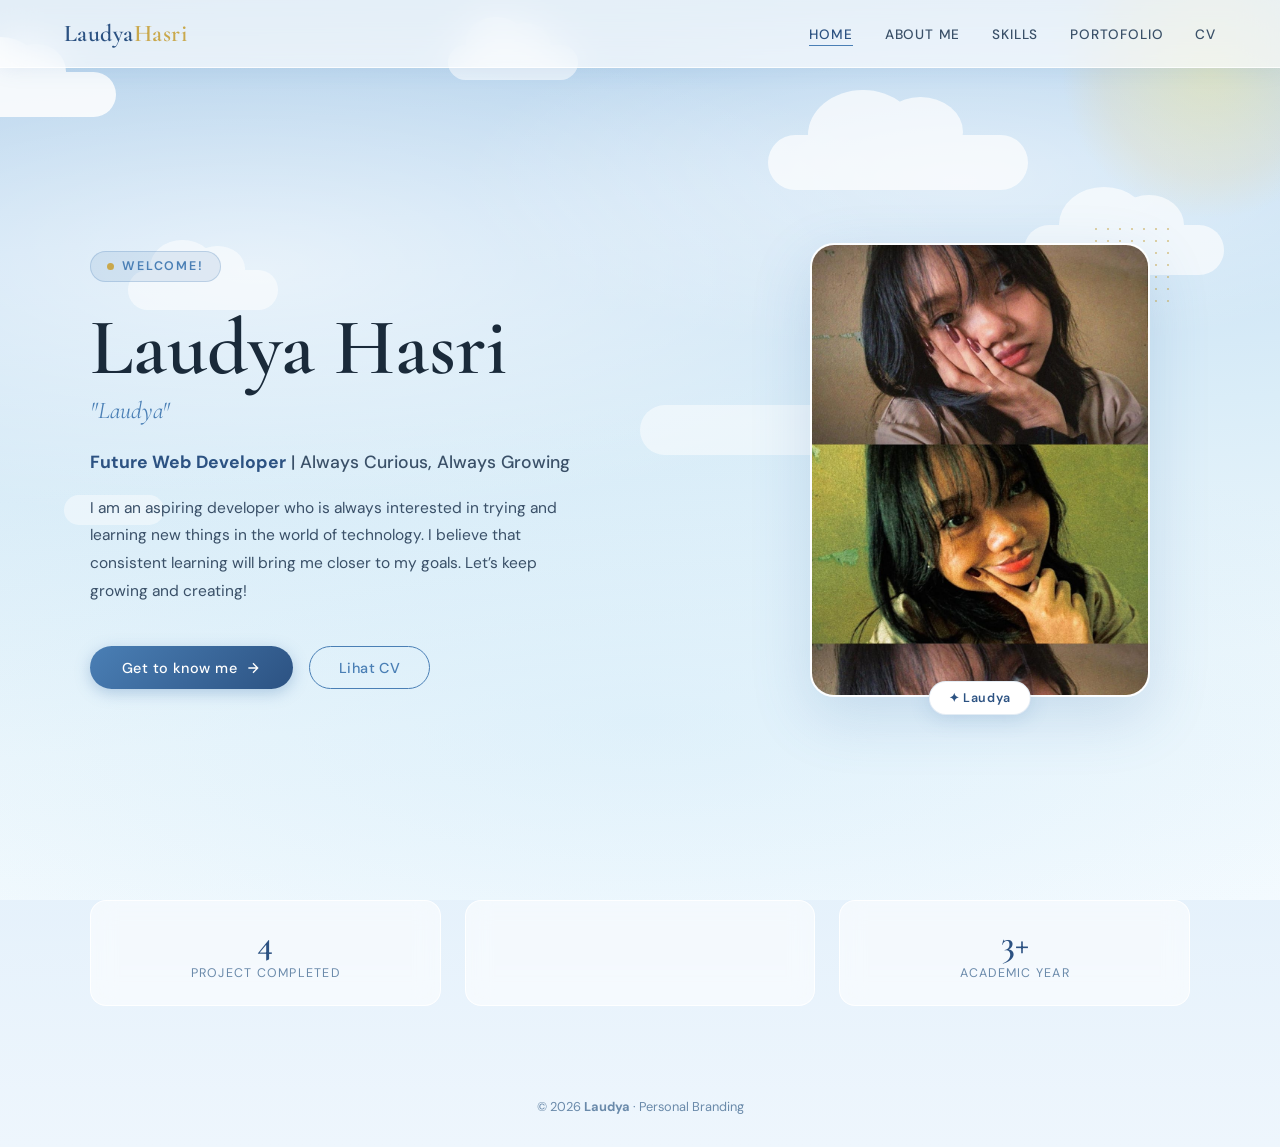
<file: index.html>
<!DOCTYPE html>
<html lang="id">
<head>
  <meta charset="UTF-8" />
  <meta name="viewport" content="width=device-width, initial-scale=1.0" />
  <title>HOME — Personal Branding</title>
  <link rel="stylesheet" href="style.css" />
  <style>
    /* ===== HERO SECTION ===== */
    .hero {
      min-height: 100vh;
      display: flex;
      align-items: center;
      padding: 100px 5% 60px;
    }

    .hero-inner {
      max-width: 1100px;
      margin: 0 auto;
      width: 100%;
      display: grid;
      grid-template-columns: 1fr 420px;
      gap: 4rem;
      align-items: center;
    }

    /* LEFT */
    .hero-text { animation: fadeUp 0.9s ease both; }

    .hero-badge {
      display: inline-flex;
      align-items: center;
      gap: 0.5rem;
      padding: 0.4rem 1rem;
      background: rgba(74,127,181,0.12);
      border: 1px solid rgba(74,127,181,0.25);
      border-radius: 50px;
      font-size: 0.78rem;
      font-weight: 600;
      letter-spacing: 0.15em;
      text-transform: uppercase;
      color: var(--accent);
      margin-bottom: 1.5rem;
    }
    .hero-badge::before {
      content: '';
      display: block;
      width: 7px; height: 7px;
      border-radius: 50%;
      background: var(--accent-gold);
    }

    .hero-name {
      font-family: 'Cormorant Garamond', serif;
      font-size: clamp(2.8rem, 7vw, 5rem);
      font-weight: 600;
      line-height: 1.05;
      color: var(--text-dark);
      margin-bottom: 0.4rem;
    }

    .hero-nickname {
      font-family: 'Cormorant Garamond', serif;
      font-size: clamp(1.1rem, 2.5vw, 1.5rem);
      font-style: italic;
      color: var(--accent);
      margin-bottom: 1.5rem;
    }

    .hero-tagline {
      font-size: clamp(0.95rem, 2vw, 1.1rem);
      color: var(--text-mid);
      font-weight: 500;
      margin-bottom: 1.2rem;
      line-height: 1.5;
    }

    .hero-tagline strong { color: var(--accent-deep); }

    .hero-desc {
      font-size: 0.97rem;
      color: var(--text-mid);
      line-height: 1.8;
      max-width: 480px;
      margin-bottom: 2.5rem;
    }

    .hero-buttons { display: flex; gap: 1rem; flex-wrap: wrap; }

    /* RIGHT - Photo Card */
    .hero-photo-wrapper {
      animation: fadeUp 0.9s ease 0.2s both;
      display: flex;
      justify-content: center;
    }

    .photo-card {
      position: relative;
      width: 340px;
    }

    .photo-frame {
      width: 100%;
      aspect-ratio: 3/4;
      border-radius: 24px;
      overflow: hidden;
      background: rgba(255,255,255,0.5);
      border: 2px solid var(--glass-border);
      box-shadow: 0 20px 60px rgba(74,127,181,0.2), 0 2px 8px rgba(255,255,255,0.8) inset;
      position: relative;
    }

    .photo-frame img {
      width: 100%; height: 100%;
      object-fit: cover;
      display: block;
    }

    .photo-placeholder {
      width: 100%; height: 100%;
      display: flex;
      flex-direction: column;
      align-items: center;
      justify-content: center;
      gap: 1rem;
      color: var(--text-light);
    }

    .photo-placeholder svg {
      width: 80px; height: 80px;
      opacity: 0.35;
    }

    .photo-placeholder p {
      font-size: 0.85rem;
      opacity: 0.6;
      text-align: center;
      padding: 0 2rem;
    }

    /* Floating label on photo */
    .photo-badge {
      position: absolute;
      bottom: -18px;
      left: 50%;
      transform: translateX(-50%);
      background: white;
      border-radius: 50px;
      padding: 0.5rem 1.2rem;
      box-shadow: 0 4px 20px rgba(74,127,181,0.2);
      font-size: 0.78rem;
      font-weight: 600;
      color: var(--accent-deep);
      white-space: nowrap;
      border: 1px solid rgba(74,127,181,0.15);
      letter-spacing: 0.05em;
    }

    /* Deco dots */
    .photo-deco {
      position: absolute;
      top: -20px; right: -20px;
      width: 80px; height: 80px;
      background: radial-gradient(circle, var(--accent-gold) 1.5px, transparent 1.5px);
      background-size: 12px 12px;
      opacity: 0.5;
      pointer-events: none;
    }

    /* ===== STATS STRIP ===== */
    .stats-strip {
      padding: 0 5% 60px;
      position: relative;
      z-index: 2;
    }

    .stats-inner {
      max-width: 1100px;
      margin: 0 auto;
    }

    .stats-grid {
      display: grid;
      grid-template-columns: repeat(3, 1fr);
      gap: 1.5rem;
    }

    .stat-card {
      padding: 1.5rem 2rem;
      text-align: center;
      border-radius: 16px;
      background: rgba(255,255,255,0.55);
      border: 1px solid rgba(255,255,255,0.85);
      backdrop-filter: blur(12px);
      transition: transform 0.3s;
    }
    .stat-card:hover { transform: translateY(-4px); }

    .stat-num {
      font-family: 'Cormorant Garamond', serif;
      font-size: 2.2rem;
      font-weight: 600;
      color: var(--accent-deep);
      line-height: 1;
      margin-bottom: 0.3rem;
    }

    .stat-label {
      font-size: 0.78rem;
      color: var(--text-light);
      letter-spacing: 0.1em;
      text-transform: uppercase;
    }

    /* ===== ANIMATION ===== */
    @keyframes fadeUp {
      from { opacity: 0; transform: translateY(30px); }
      to   { opacity: 1; transform: translateY(0); }
    }

    /* ===== RESPONSIVE ===== */
    @media (max-width: 900px) {
      .hero-inner {
        grid-template-columns: 1fr;
        text-align: center;
        gap: 3rem;
      }
      .hero-desc { max-width: 100%; }
      .hero-buttons { justify-content: center; }
      .hero-photo-wrapper { order: -1; }
      .photo-card { width: 260px; }
    }

    @media (max-width: 600px) {
      .stats-grid { grid-template-columns: 1fr; }
    }
  </style>
</head>
<body>

  <!-- SKY BACKGROUND -->
  <div class="sky-bg">
    <div class="sun-glow"></div>
    <div class="cloud-layer">
      <div class="cloud c1"></div>
      <div class="cloud c2"></div>
      <div class="cloud c3"></div>
      <div class="cloud c4"></div>
      <div class="cloud c5"></div>
      <div class="cloud c6"></div>
      <div class="cloud c7"></div>
      <div class="cloud c8"></div>
    </div>
  </div>

  <!-- NAVBAR -->
  <nav>
    <a href="index.html" class="nav-logo">Laudya<span>Hasri</span></a>
    <ul class="nav-links">
      <li><a href="index.html" class="active">HOME</a></li>
      <li><a href="about.html">About Me</a></li>
      <li><a href="skills.html">Skills</a></li>
      <li><a href="porto.html">Portofolio</a></li>
      <li><a href="cv.html">CV</a></li>
    </ul>
    <button class="hamburger" onclick="toggleMenu()" aria-label="Menu">
      <span></span><span></span><span></span>
    </button>
  </nav>
  <div class="mobile-nav" id="mobileNav">
    <a href="index.html">HOME</a>
    <a href="about.html">About Me</a>
    <a href="skills.html">Skills</a>
    <a href="porto.html">Portfolio</a>
    <a href="cv.html">CV</a>
  </div>

  <!-- PAGE CONTENT -->
  <div class="page-wrapper">
    <section class="hero">
      <div class="hero-inner">

        <!-- LEFT: TEXT -->
        <div class="hero-text">
          <div class="hero-badge">Welcome!</div>
          <h1 class="hero-name">Laudya Hasri<br></h1>
          <p class="hero-nickname">"Laudya"</p>
          <p class="hero-tagline">
            <strong>Future Web Developer</strong> | Always Curious, Always Growing
          </p>
          <p class="hero-desc">
            I am an aspiring developer who is always interested in trying and learning new things in the world of technology. I believe that consistent learning will bring me closer to my goals. Let’s keep growing and creating!
          </p>
          <div class="hero-buttons">
            <a href="about.html" class="btn-primary">
              Get to know me
              <svg width="16" height="16" viewBox="0 0 24 24" fill="none" stroke="currentColor" stroke-width="2"><path d="M5 12h14M12 5l7 7-7 7"/></svg>
            </a>
            <a href="cv.html" class="btn-outline">Lihat CV</a>
          </div>
        </div>

        <!-- RIGHT: PHOTO -->
        <div class="hero-photo-wrapper">
          <div class="photo-card">
            <div class="photo-deco"></div>
            <div class="photo-frame">
             <div><img src="IMG/me 4.jpeg"></div> 
              <div class="photo-placeholder">
                <svg viewBox="0 0 100 100" fill="none" xmlns="http://www.w3.org/2000/svg">
                  <circle cx="50" cy="35" r="20" stroke="#4a7fb5" stroke-width="2"/>
                  <path d="M10 85 C10 65 25 55 50 55 C75 55 90 65 90 85" stroke="#4a7fb5" stroke-width="2" fill="none"/>
                </svg>
            
              </div>
            </div>
            <div class="photo-badge">✦ Laudya</div>
          </div>
        </div>

      </div>
    </section>

    <!-- STATS STRIP -->
    <section class="stats-strip">
      <div class="stats-inner">
        <div class="stats-grid">
          <div class="stat-card">
            <div class="stat-num">4</div>
            <div class="stat-label">Project Completed</div>
          </div>
          <div class="stat-card">
            <div class="stat-num"></div>
            <div class="stat-label"></div>
          </div>
          <div class="stat-card">
            <div class="stat-num">3+</div>
            <div class="stat-label">Academic Year</div>
          </div>
        </div>
      </div>
    </section>

    <footer>
      <p>© 2026 <strong>Laudya</strong> · Personal Branding</p>
    </footer>
  </div>

  <script>
    function toggleMenu() {
      document.getElementById('mobileNav').classList.toggle('open');
    }
    // Close menu on link click
    document.querySelectorAll('.mobile-nav a').forEach(a => {
      a.addEventListener('click', () => document.getElementById('mobileNav').classList.remove('open'));
    });
  </script>
</body>
</html>
</file>
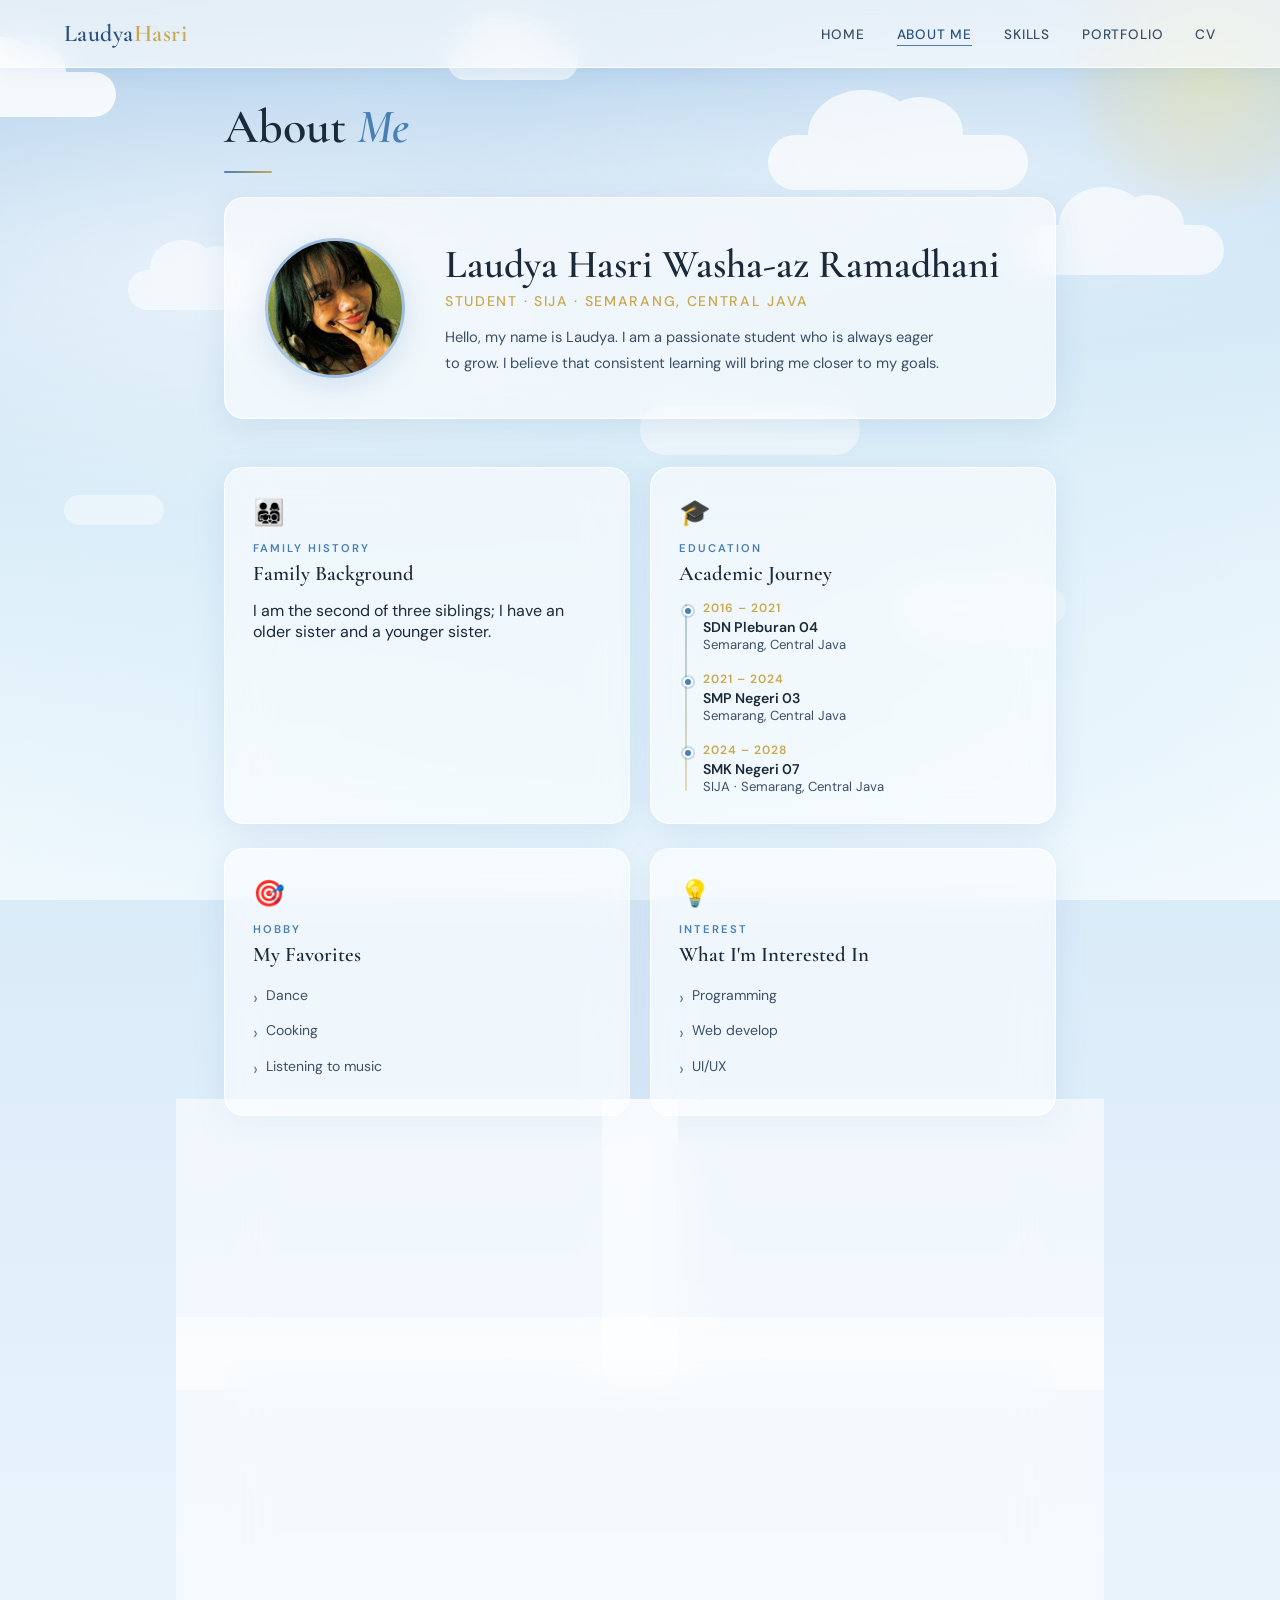
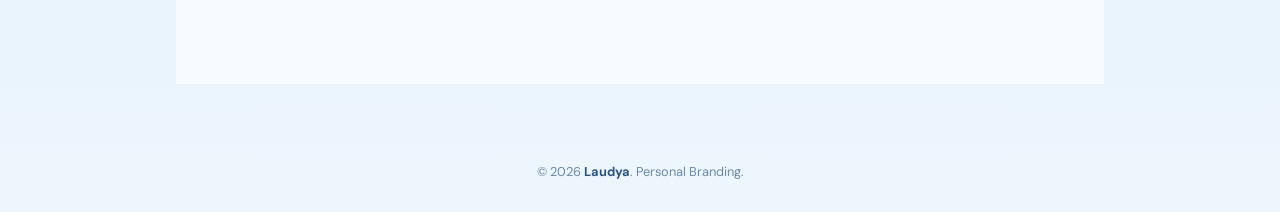
<file: about.html>
<!DOCTYPE html>
<html lang="id">
<head>
  <meta charset="UTF-8" />
  <meta name="viewport" content="width=device-width, initial-scale=1.0" />
  <title>About Me — Personal Branding</title>
  <link rel="stylesheet" href="style.css" />
  <style>
    /* ===== ABOUT PAGE SPECIFIC ===== */
    .page-content {
      padding-top: 100px;
      padding-bottom: 80px;
      max-width: 960px;
      margin: 0 auto;
      padding-left: 5%;
      padding-right: 5%;
    }

    /* Profile Hero */
    .profile-hero {
      display: flex;
      align-items: center;
      gap: 40px;
      padding: 40px;
      margin-bottom: 48px;
      animation: fadeUp 0.7s ease both;
    }
    .profile-avatar {
      flex-shrink: 0;
      width: 140px; height: 140px;
      border-radius: 50%;
      border: 3px solid rgba(74,127,181,0.3);
      background: linear-gradient(135deg, var(--sky-top), #dce9f7);
      display: flex; align-items: center; justify-content: center;
      overflow: hidden;
      font-family: 'Cormorant Garamond', serif;
      font-size: 3.5rem;
      color: var(--accent-deep);
      box-shadow: 0 8px 30px rgba(74,127,181,0.2);
    }
    .profile-avatar img { width: 100%; height: 100%; object-fit: cover; }
    .profile-name {
      font-family: 'Cormorant Garamond', serif;
      font-size: clamp(1.8rem, 4vw, 2.5rem);
      font-weight: 600;
      color: var(--text-dark);
      margin-bottom: 4px;
    }
    .profile-tagline {
      font-size: 0.88rem;
      color: var(--accent-gold);
      letter-spacing: 0.12em;
      text-transform: uppercase;
      font-weight: 500;
      margin-bottom: 14px;
    }
    .profile-bio {
      font-size: 0.92rem;
      color: var(--text-mid);
      line-height: 1.8;
      max-width: 500px;
    }

    /* Grid cards */
    .cards-grid {
      display: grid;
      grid-template-columns: repeat(auto-fit, minmax(260px, 1fr));
      gap: 20px;
      margin-bottom: 24px;
    }
    .info-card {
      padding: 28px;
      transition: transform 0.25s, box-shadow 0.25s;
      animation: fadeUp 0.7s ease both;
    }
    .info-card:hover {
      transform: translateY(-5px);
      box-shadow: 0 16px 48px rgba(74,127,181,0.18);
    }
    .card-icon { font-size: 1.6rem; margin-bottom: 12px; display: block; }
    .card-label {
      font-size: 0.70rem;
      font-weight: 600;
      letter-spacing: 0.18em;
      text-transform: uppercase;
      color: var(--accent);
      margin-bottom: 6px;
    }
    .card-title {
      font-family: 'Cormorant Garamond', serif;
      font-size: 1.3rem;
      font-weight: 600;
      color: var(--text-dark);
      margin-bottom: 14px;
    }
    .card-list {
      list-style: none;
      font-size: 0.875rem;
      color: var(--text-mid);
      line-height: 2;
    }
    .card-list li { display: flex; align-items: flex-start; gap: 8px; }
    .card-list li::before { content: '›'; color: var(--accent); font-size: 1.1rem; flex-shrink: 0; }

    /* Education timeline */
    .timeline { list-style: none; position: relative; padding-left: 24px; }
    .timeline::before {
      content: '';
      position: absolute;
      left: 6px; top: 4px; bottom: 4px;
      width: 2px;
      background: linear-gradient(180deg, var(--accent), var(--accent-gold));
      border-radius: 2px; opacity: 0.4;
    }
    .timeline li { position: relative; margin-bottom: 18px; }
    .timeline li::before {
      content: '';
      position: absolute;
      left: -20px; top: 6px;
      width: 10px; height: 10px;
      border-radius: 50%;
      background: var(--accent);
      border: 2px solid white;
      box-shadow: 0 0 0 2px rgba(74,127,181,0.25);
    }
    .timeline li:last-child { margin-bottom: 0; }
    .tl-year { font-size: 0.75rem; color: var(--accent-gold); font-weight: 600; letter-spacing: 0.08em; margin-bottom: 2px; }
    .tl-school { font-size: 0.88rem; font-weight: 600; color: var(--text-dark); }
    .tl-major { font-size: 0.82rem; color: var(--text-mid); }

    /* Skills section */
    .skills-wrapper {
      display: grid;
      grid-template-columns: 1fr 1fr;
      gap: 20px;
      margin-bottom: 24px;
    }
    .skill-group-title {
      font-family: 'Cormorant Garamond', serif;
      font-size: 1.15rem;
      font-weight: 600;
      color: var(--text-dark);
      margin-bottom: 16px;
    }
    .skill-tag {
      display: inline-flex;
      align-items: center;
      padding: 6px 14px;
      border-radius: 30px;
      font-size: 0.80rem;
      font-weight: 500;
      margin: 4px 4px 4px 0;
      transition: transform 0.2s;
    }
    .skill-tag:hover { transform: translateY(-2px); }
    .skill-soft { background: rgba(74,127,181,0.10); color: var(--accent-deep); border: 1px solid rgba(74,127,181,0.22); }
    .skill-hard { background: rgba(201,168,76,0.12); color: #7a5a10; border: 1px solid rgba(201,168,76,0.30); }

    /* Career goal */
    .career-card {
      padding: 40px;
      margin-bottom: 24px;
      text-align: center;
      animation: fadeUp 0.7s ease both;
    }
    .career-quote {
      font-family: 'Cormorant Garamond', serif;
      font-size: clamp(1.2rem, 3vw, 1.6rem);
      font-style: italic;
      color: var(--accent-deep);
      line-height: 1.7;
      margin-bottom: 12px;
    }
    .quote-mark { font-size: 3.5rem; color: var(--accent-gold); line-height: 0; vertical-align: -1.2rem; opacity: 0.7; }

    /* Family table */
    .family-table { width: 100%; border-collapse: collapse; font-size: 0.875rem; }
    .family-table th {
      text-align: left;
      font-size: 0.70rem;
      letter-spacing: 0.12em;
      text-transform: uppercase;
      color: var(--accent);
      padding: 8px 8px 8px 0;
      border-bottom: 1px solid rgba(74,127,181,0.15);
      font-weight: 600;
    }
    .family-table td {
      padding: 10px 8px 10px 0;
      color: var(--text-mid);
      border-bottom: 1px solid rgba(74,127,181,0.06);
      vertical-align: top;
    }
    .family-table tr:last-child td { border-bottom: none; }
    .family-table td:first-child { color: var(--text-dark); font-weight: 500; }

    @keyframes fadeUp {
      from { opacity: 0; transform: translateY(24px); }
      to   { opacity: 1; transform: translateY(0); }
    }
    .delay-1 { animation-delay: 0.10s; }
    .delay-2 { animation-delay: 0.20s; }
    .delay-3 { animation-delay: 0.30s; }
    .delay-4 { animation-delay: 0.40s; }

    @media (max-width: 640px) {
      .profile-hero { flex-direction: column; text-align: center; padding: 28px 22px; gap: 24px; }
      .profile-bio { max-width: 100%; }
      .skills-wrapper { grid-template-columns: 1fr; }
      .career-card { padding: 28px 20px; }
    }
  </style>
</head>
<body>

  <!-- Sky Background -->
  <div class="sky-bg">
    <div class="sun-glow"></div>
    <div class="cloud-layer">
      <div class="cloud c1"></div>
      <div class="cloud c2"></div>
      <div class="cloud c3"></div>
      <div class="cloud c4"></div>
      <div class="cloud c5"></div>
      <div class="cloud c6"></div>
      <div class="cloud c7"></div>
      <div class="cloud c8"></div>
    </div>
  </div>

  <!-- Navbar -->
  <nav>
    <a href="index.html" class="nav-logo">Laudya<span>Hasri</span></a>
    <ul class="nav-links">
      <li><a href="index.html">Home</a></li>
      <li><a href="about.html" class="active">About Me</a></li>
      <li><a href="skills.html">Skills</a></li>
      <li><a href="porto.html">Portfolio</a></li>
      <li><a href="cv.html">CV</a></li>
    </ul>
    <button class="hamburger" onclick="toggleMenu()" aria-label="Menu">
      <span></span><span></span><span></span>
    </button>
  </nav>
  <div class="mobile-nav" id="mobileNav">
    <a href="index.html">Home</a>
    <a href="about.html">About Me</a>
    <li><a href="skills.html">Skills</a></li>
    <a href="porto.html">Portfolio</a>
    <a href="cv.html">CV</a>
  </div>

  <!-- Page Wrapper -->
  <div class="page-wrapper">
    <main class="page-content">

      
      <h1 class="section-title">About <span style="font-style:italic;color:var(--accent);">Me</span></h1>
      <div class="divider"></div>

      <!-- Profile Hero -->
      <div class="glass-card profile-hero">
        <div class="profile-avatar">
          <img src="IMG/me 3.jpeg">
        </div>
        <div class="profile-info">
          <h2 class="profile-name">Laudya Hasri Washa-az Ramadhani</h2>
          <p class="profile-tagline">Student · SIJA · Semarang, Central Java</p>
          <p class="profile-bio">
            Hello, my name is Laudya. I am a passionate student who is always eager to grow.
            I believe that consistent learning will bring me closer to my goals.
          </p>
        </div>
      </div>

      <!-- Riwayat Keluarga + Pendidikan -->
      <div class="cards-grid delay-1">

        <div class="glass-card info-card">
          <span class="card-icon">👨‍👩‍👧‍👦</span>
          <p class="card-label">Family History</p>
          <h3 class="card-title">Family Background</h3>
          <p> I am the second of three siblings; I have an older sister and a younger sister.</p>
          </table>
        </div>

        <div class="glass-card info-card">
          <span class="card-icon">🎓</span>
          <p class="card-label">Education</p>
          <h3 class="card-title">Academic Journey</h3>
          <ul class="timeline">
            <li>
              <p class="tl-year">2016 – 2021</p>
              <p class="tl-school">SDN Pleburan 04</p>
              <p class="tl-major">Semarang, Central Java</p>
            </li>
            <li>
              <p class="tl-year">2021 – 2024</p>
              <p class="tl-school">SMP Negeri 03</p>
              <p class="tl-major">Semarang, Central Java</p>
            </li>
            <li>
              <p class="tl-year">2024 – 2028</p>
              <p class="tl-school">SMK Negeri 07</p>
              <p class="tl-major">SIJA · Semarang, Central Java</p>
            </li>
          </ul>
        </div>

      </div>

      <!-- Hobi + Minat -->
      <div class="cards-grid delay-2">

        <div class="glass-card info-card">
          <span class="card-icon">🎯</span>
          <p class="card-label">Hobby</p>
          <h3 class="card-title">My Favorites</h3>
          <ul class="card-list">
            <li>Dance</li>
            <li>Cooking</li>
            <li>Listening to music</li>
          
          </ul>
        </div>

        <div class="glass-card info-card">
          <span class="card-icon">💡</span>
          <p class="card-label">Interest</p>
          <h3 class="card-title">What I'm Interested In</h3>
          <ul class="card-list">
            <li>Programming</li>
            <li>Web develop</li>
            <li>UI/UX</li>
          </ul>
        </div>

      </div>

      <!-- Soft Skill + Hard Skill -->
      <div class="skills-wrapper delay-3">

        <div class="glass-card info-card">
          <p class="card-label">Self-Esteem</p>
          <h3 class="skill-group-title">🤝 Soft Skills</h3>
          <div>
            <span class="skill-tag skill-soft">Communication</span>
            <span class="skill-tag skill-soft">Teamwork</span>
            <span class="skill-tag skill-soft">Discipline</span>
            <span class="skill-tag skill-soft">Adaptive</span>
            <span class="skill-tag skill-soft">Creative</span>
            
          </div>
        </div>

        <div class="glass-card info-card">
          <p class="card-label">Self-Esteem</p>
          <h3 class="skill-group-title">⚙️ Hard Skills</h3>
          <div>
            <span class="skill-tag skill-hard">Microsoft Office</span>
            <span class="skill-tag skill-hard">Graphic Design</span>
            <span class="skill-tag skill-hard">Programming</span>
            <span class="skill-tag skill-hard">Others Skill</span>
           
          </div>
        </div>

      </div>

      <!-- Cita-cita / Career Goal -->
      <div class="glass-card career-card delay-4">
        <p class="card-label" style="margin-bottom:14px;">Career Goal</p>
        <p class="career-quote">
          <span class="quote-mark">"</span>
          I dream of becoming a professional dancer without giving up my passion for web development. For me, dancing is a form of self-expression, while coding is how I create solutions.
          <span class="quote-mark">"</span>
        </p>
        <p style="font-size:0.85rem;color:var(--text-light);margin-top:10px;">— Laudya</p>
      </div>

    </main>

    <footer>
      <p>© 2026 <strong style="color:var(--accent-deep)">Laudya</strong>. Personal Branding.</p>
    </footer>
  </div>

  <script>
    function toggleMenu() {
      const nav = document.getElementById('mobileNav');
      nav.classList.toggle('open');
    }
    document.querySelectorAll('.mobile-nav a').forEach(a =>
      a.addEventListener('click', () => document.getElementById('mobileNav').classList.remove('open'))
    );
  </script>
</body>
</html>
</file>
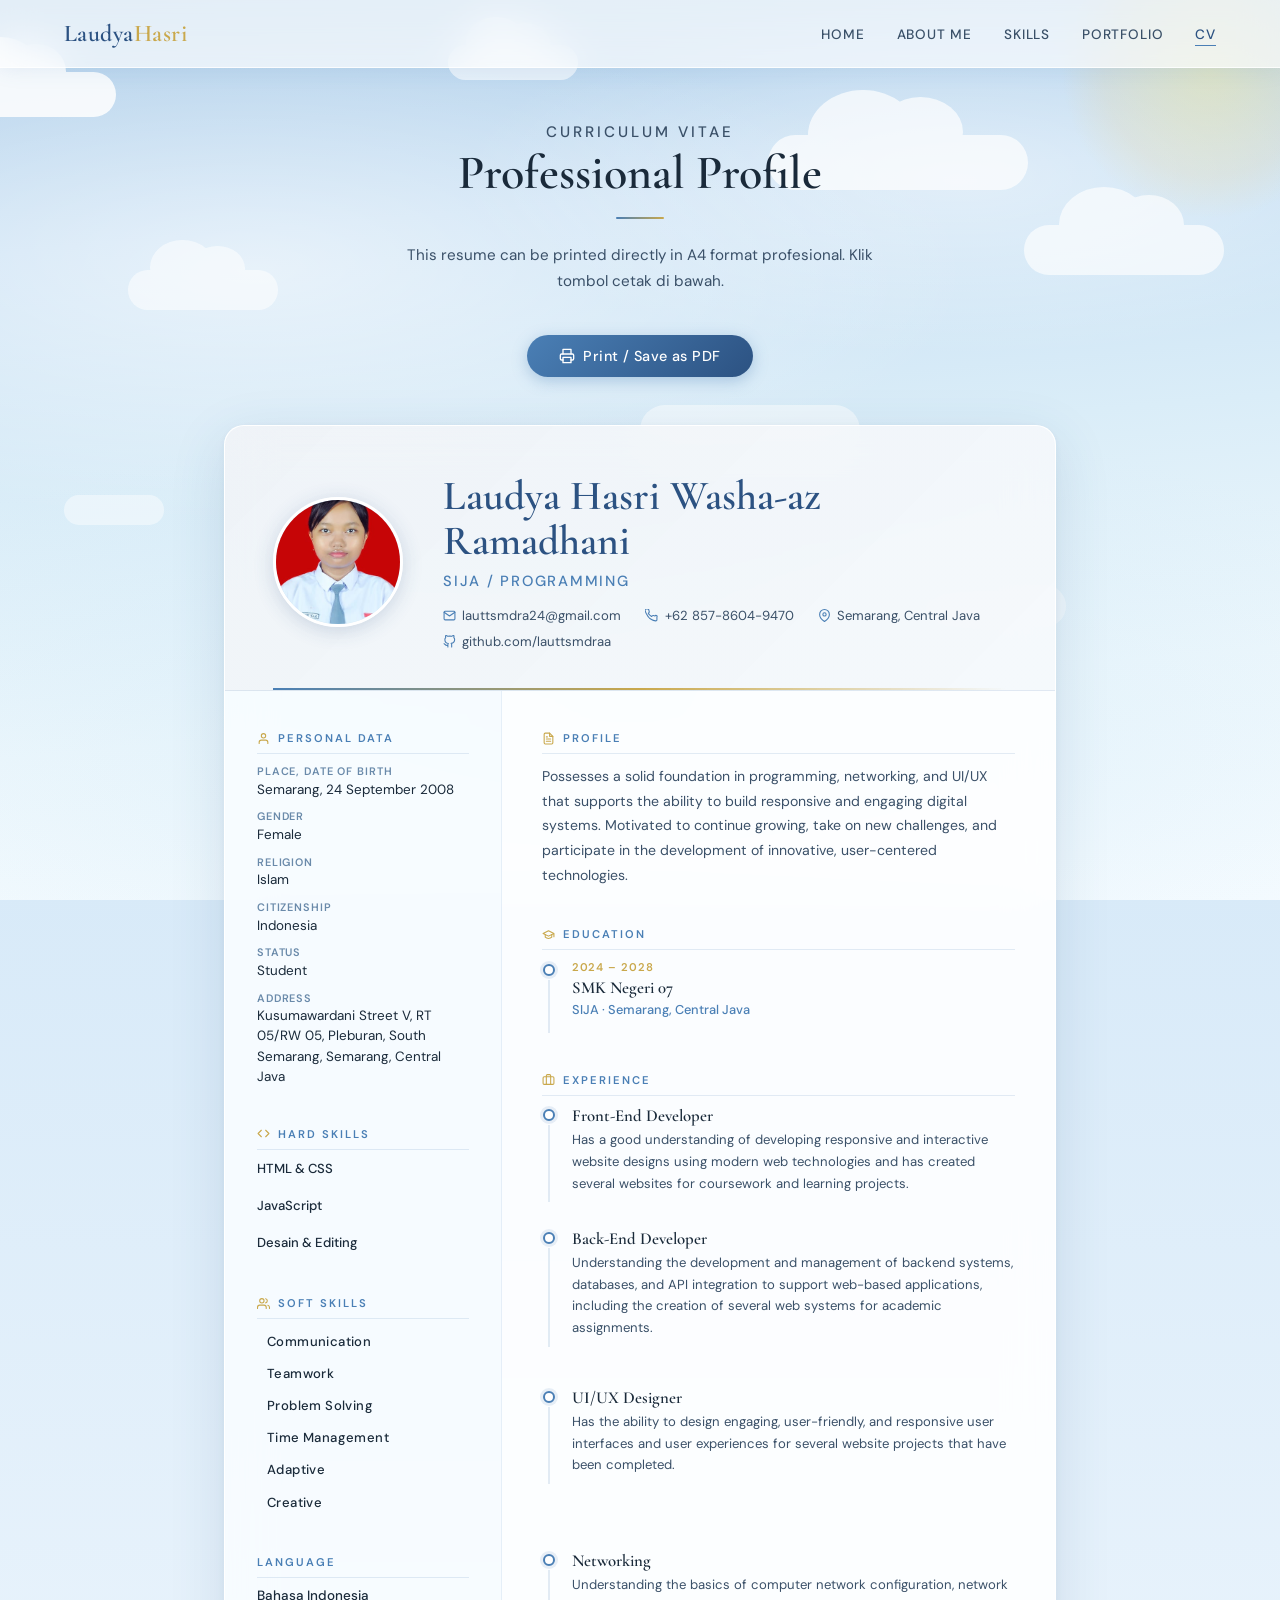
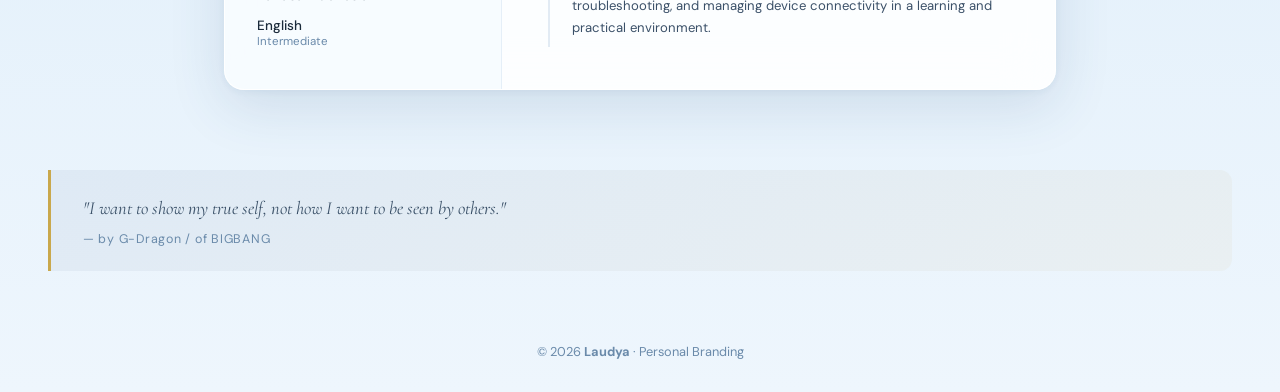
<file: cv.html>
<!DOCTYPE html>
<html lang="id">
<head>
  <meta charset="UTF-8" />
  <meta name="viewport" content="width=device-width, initial-scale=1.0" />
  <title>Curriculum Vitae – Laudya Hasri</title>
  <link rel="stylesheet" href="styleporto.css" />
  <style>
    /* ── CV PAGE STYLES ── */

    .cv-hero {
      padding: 120px 5% 40px;
      text-align: center;
    }
    .cv-hero .divider { margin: 1rem auto 1.5rem; }
    .cv-hero p {
      max-width: 520px;
      margin: 0 auto;
      color: var(--text-mid);
      font-size: 0.95rem;
      line-height: 1.7;
    }

    /* Print button */
    .print-bar {
      display: flex;
      justify-content: center;
      gap: 1rem;
      padding: 0 5% 3rem;
      flex-wrap: wrap;
    }

    /* ── CV DOCUMENT WRAPPER ── */
    .cv-doc-wrap {
      padding: 0 5% 5rem;
      max-width: 960px;
      margin: 0 auto;
    }

    /* The "paper" itself */
    .cv-paper {
      background: rgba(255,255,255,0.88);
      backdrop-filter: blur(24px);
      -webkit-backdrop-filter: blur(24px);
      border: 1.5px solid rgba(255,255,255,0.95);
      border-radius: 20px;
      box-shadow: 0 16px 56px rgba(44,82,130,0.14), 0 2px 8px rgba(44,82,130,0.06);
      overflow: hidden;
    }

    /* ── CV HEADER ── */
    .cv-header {
      display: grid;
      grid-template-columns: auto 1fr;
      gap: 2.5rem;
      align-items: center;
      padding: 3rem 3rem 2.5rem;
      background: linear-gradient(135deg, rgba(44,82,130,0.06) 0%, rgba(74,127,181,0.04) 100%);
      border-bottom: 1px solid rgba(74,127,181,0.12);
      position: relative;
    }

    .cv-header::after {
      content: '';
      position: absolute;
      bottom: 0; left: 3rem; right: 3rem;
      height: 2px;
      background: linear-gradient(90deg, var(--accent), var(--accent-gold), transparent);
    }

    /* Photo */
    .cv-photo-wrap {
      width: 130px;
      height: 130px;
      border-radius: 50%;
      overflow: hidden;
      border: 3px solid white;
      box-shadow: 0 4px 20px rgba(44,82,130,0.2);
      background: linear-gradient(135deg, #c8dff4, #daeef8);
      flex-shrink: 0;
      display: flex;
      align-items: center;
      justify-content: center;
      font-size: 2.5rem;
      color: var(--accent);
    }
    .cv-photo-wrap img {
      width: 100%;
      height: 100%;
      object-fit: cover;
      display: block;
    }

    .cv-header-info { }

    .cv-name {
      font-family: 'Cormorant Garamond', serif;
      font-size: clamp(1.8rem, 4vw, 2.6rem);
      font-weight: 600;
      color: var(--accent-deep);
      line-height: 1.1;
      margin-bottom: 0.35rem;
    }

    .cv-title {
      font-size: 0.92rem;
      font-weight: 500;
      color: var(--accent);
      letter-spacing: 0.12em;
      text-transform: uppercase;
      margin-bottom: 1rem;
    }

    .cv-contact-row {
      display: flex;
      flex-wrap: wrap;
      gap: 0.6rem 1.5rem;
    }

    .cv-contact-item {
      display: flex;
      align-items: center;
      gap: 0.4rem;
      font-size: 0.82rem;
      color: var(--text-mid);
    }
    .cv-contact-item svg {
      width: 13px; height: 13px;
      stroke: var(--accent);
      fill: none;
      stroke-width: 2;
      stroke-linecap: round;
      stroke-linejoin: round;
      flex-shrink: 0;
    }

    /* ── CV BODY ── */
    .cv-body {
      display: grid;
      grid-template-columns: 1fr 2fr;
      gap: 0;
    }

    /* Left Sidebar */
    .cv-sidebar {
      padding: 2.5rem 2rem;
      border-right: 1px solid rgba(74,127,181,0.1);
      background: rgba(240,248,255,0.45);
      display: flex;
      flex-direction: column;
      gap: 2.5rem;
    }

    /* Right Main */
    .cv-main {
      padding: 2.5rem 2.5rem;
      display: flex;
      flex-direction: column;
      gap: 2.5rem;
    }

    /* ── CV SECTION ── */
    .cv-section { }

    .cv-sec-label {
      font-size: 0.7rem;
      font-weight: 600;
      letter-spacing: 0.18em;
      text-transform: uppercase;
      color: var(--accent);
      margin-bottom: 0.6rem;
      padding-bottom: 0.5rem;
      border-bottom: 1.5px solid rgba(74,127,181,0.15);
      display: flex;
      align-items: center;
      gap: 0.5rem;
    }
    .cv-sec-label svg {
      width: 13px; height: 13px;
      stroke: var(--accent-gold);
      fill: none;
      stroke-width: 2;
      stroke-linecap: round;
      stroke-linejoin: round;
    }

    /* ── PERSONAL DATA ROWS ── */
    .data-rows { display: flex; flex-direction: column; gap: 0.6rem; }

    .data-row {
      display: flex;
      flex-direction: column;
      gap: 0.1rem;
    }

    .data-label {
      font-size: 0.68rem;
      font-weight: 600;
      letter-spacing: 0.08em;
      text-transform: uppercase;
      color: var(--text-light);
    }

    .data-value {
      font-size: 0.84rem;
      color: var(--text-dark);
      font-weight: 400;
      line-height: 1.5;
    }

    /* ── SKILL BARS ── */
    .skill-list { display: flex; flex-direction: column; gap: 0.9rem; }

    .skill-item { }

    .skill-header {
      display: flex;
      justify-content: space-between;
      align-items: center;
      margin-bottom: 0.35rem;
    }

    .skill-name {
      font-size: 0.82rem;
      font-weight: 500;
      color: var(--text-dark);
    }

    .skill-pct {
      font-size: 0.72rem;
      color: var(--text-light);
      font-weight: 500;
    }

    .skill-bar-bg {
      height: 5px;
      background: rgba(74,127,181,0.12);
      border-radius: 50px;
      overflow: hidden;
    }

    .skill-bar-fill {
      height: 100%;
      border-radius: 50px;
      background: linear-gradient(90deg, var(--accent), var(--accent-gold));
      transition: width 1s ease;
    }

    /* ── SOFT SKILL TAGS ── */
    .soft-tags {
      display: flex;
      flex-wrap: wrap;
      gap: 0.45rem;
    }

    .soft-tag {
      font-size: 0.82rem;
      font-weight: 500;
      color: var(--text-dark);
      padding: 4px 25px; padding-left: 10px; padding-right: 50px;
      border-radius: 50px;
      letter-spacing: 0.03em;
    }

    /* ── LANGUAGE BARS ── */
    .lang-list { display: flex; flex-direction: column; gap: 0.8rem; }

    .lang-dots {
      display: flex;
      gap: 5px;
      margin-top: 0.3rem;
    }

    .lang-dot {
      width: 10px; height: 10px;
      border-radius: 50%;
      background: rgba(74,127,181,0.15);
      border: 1.5px solid rgba(74,127,181,0.25);
    }
    .lang-dot.filled {
      background: var(--accent);
      border-color: var(--accent);
    }

    .lang-name {
      font-size: 0.84rem;
      font-weight: 500;
      color: var(--text-dark);
    }

    .lang-level {
      font-size: 0.72rem;
      color: var(--text-light);
    }

    /* ── TIMELINE (education, experience) ── */
    .timeline { display: flex; flex-direction: column; gap: 0; }

    .timeline-item {
      display: grid;
      grid-template-columns: 14px 1fr;
      gap: 0 1rem;
      position: relative;
    }

    .timeline-item + .timeline-item { margin-top: 1.6rem; }

    /* dot + line */
    .tl-dot-col {
      display: flex;
      flex-direction: column;
      align-items: center;
    }

    .tl-dot {
      width: 12px; height: 12px;
      border-radius: 50%;
      background: white;
      border: 2.5px solid var(--accent);
      margin-top: 4px;
      flex-shrink: 0;
      box-shadow: 0 0 0 3px rgba(74,127,181,0.12);
    }

    .tl-line {
      width: 2px;
      flex: 1;
      background: rgba(74,127,181,0.15);
      margin-top: 4px;
      min-height: 30px;
    }

    .tl-content { padding-bottom: 0.5rem; }

    .tl-period {
      font-size: 0.7rem;
      font-weight: 600;
      letter-spacing: 0.08em;
      text-transform: uppercase;
      color: var(--accent-gold);
      margin-bottom: 0.2rem;
    }

    .tl-title {
      font-family: 'Cormorant Garamond', serif;
      font-size: 1.05rem;
      font-weight: 600;
      color: var(--text-dark);
      margin-bottom: 0.15rem;
      line-height: 1.3;
    }

    .tl-place {
      font-size: 0.8rem;
      color: var(--accent);
      font-weight: 500;
      margin-bottom: 0.4rem;
    }

    .tl-desc {
      font-size: 0.82rem;
      color: var(--text-mid);
      line-height: 1.65;
    }

    /* ── ACHIEVEMENT ITEMS ── */
    .achievement-list { display: flex; flex-direction: column; gap: 1rem; }

    .achievement-item {
      display: flex;
      gap: 0.85rem;
      align-items: flex-start;
    }

    .ach-icon {
      width: 34px; height: 34px;
      border-radius: 10px;
      background: linear-gradient(135deg, rgba(201,168,76,0.15), rgba(201,168,76,0.08));
      border: 1px solid rgba(201,168,76,0.25);
      display: flex;
      align-items: center;
      justify-content: center;
      font-size: 0.95rem;
      flex-shrink: 0;
    }

    .ach-info { }

    .ach-title {
      font-size: 0.88rem;
      font-weight: 600;
      color: var(--text-dark);
      margin-bottom: 0.1rem;
      line-height: 1.35;
    }

    .ach-sub {
      font-size: 0.76rem;
      color: var(--text-light);
    }

    /* ── QUOTE BANNER ── */
    .quote-banner {
      margin: 0 3rem 2.5rem;
      padding: 1.5rem 2rem;
      background: linear-gradient(135deg, rgba(44,82,130,0.06), rgba(201,168,76,0.06));
      border-left: 3px solid var(--accent-gold);
      border-radius: 0 12px 12px 0;
    }

    .quote-text {
      font-family: 'Cormorant Garamond', serif;
      font-size: 1.15rem;
      font-style: italic;
      color: var(--text-mid);
      line-height: 1.6;
      margin-bottom: 0.5rem;
    }

    .quote-author {
      font-size: 0.78rem;
      color: var(--text-light);
      letter-spacing: 0.06em;
    }

    /* ── RESPONSIVE ── */
    @media (max-width: 820px) {
      .cv-body { grid-template-columns: 1fr; }
      .cv-sidebar {
        border-right: none;
        border-bottom: 1px solid rgba(74,127,181,0.1);
        padding: 2rem;
      }
      .cv-main { padding: 2rem; }
      .cv-header { padding: 2rem 2rem 2rem; gap: 1.5rem; }
      .cv-header::after { left: 2rem; right: 2rem; }
      .quote-banner { margin: 0 2rem 2rem; }
    }

    @media (max-width: 560px) {
      .cv-doc-wrap { padding: 0 3% 4rem; }
      .cv-header {
        grid-template-columns: 1fr;
        text-align: center;
        padding: 2rem 1.5rem;
        gap: 1rem;
      }
      .cv-photo-wrap { margin: 0 auto; }
      .cv-contact-row { justify-content: center; }
      .cv-sidebar { padding: 1.5rem; }
      .cv-main { padding: 1.5rem; }
      .cv-hero { padding: 100px 4% 30px; }
      .quote-banner { margin: 0 1.5rem 2rem; }
    }

    /* ── PRINT STYLES ── */
    @media print {
      .sky-bg, nav, .mobile-nav, .cv-hero,
      .print-bar, footer { display: none !important; }

      body { background: white !important; }

      .cv-doc-wrap {
        padding: 0;
        max-width: 100%;
      }

      .cv-paper {
        border-radius: 0;
        border: none;
        box-shadow: none;
        background: white;
      }

      .cv-body { grid-template-columns: 1fr 2fr; }

      .skill-bar-fill { print-color-adjust: exact; -webkit-print-color-adjust: exact; }

      @page {
        size: A4;
        margin: 15mm 15mm 15mm 15mm;
      }
    }
  </style>
</head>
<body>

  <!-- SKY BACKGROUND -->
  <div class="sky-bg">
    <div class="sun-glow"></div>
    <div class="cloud-layer">
      <div class="cloud c1"></div>
      <div class="cloud c2"></div>
      <div class="cloud c3"></div>
      <div class="cloud c4"></div>
      <div class="cloud c5"></div>
      <div class="cloud c6"></div>
      <div class="cloud c7"></div>
      <div class="cloud c8"></div>
    </div>
  </div>

  <!-- NAVBAR -->
  <nav>
    <a href="index.html" class="nav-logo">Laudya<span>Hasri</span></a>
    <ul class="nav-links">
      <li><a href="index.html">Home</a></li>
      <li><a href="about.html">About Me</a></li>
      <li><a href="skills.html">Skills</a></li>
      <li><a href="porto.html">Portfolio</a></li>
      <li><a href="cv.html" class="active">CV</a></li>
    </ul>
    <button class="hamburger" onclick="toggleMenu()" aria-label="Menu">
      <span></span><span></span><span></span>
    </button>
  </nav>

  <!-- MOBILE NAV -->
  <div class="mobile-nav" id="mobileNav">
    <a href="index.html">Home</a>
    <a href="about.html">About Me</a>
    <a href="skills.html">Skills</a>
    <a href="porto.html">Portfolio</a>
    <a href="cv.html">CV</a>
  </div>

  <div class="page-wrapper">

    <!-- HERO -->
    <section class="cv-hero">
      <p class="section-subtitle">Curriculum Vitae</p>
      <h1 class="section-title">Professional Profile</h1>
      <div class="divider"></div>
      <p>This resume can be printed directly in A4 format profesional. Klik tombol cetak di bawah.</p>
    </section>

    <!-- PRINT BAR -->
    <div class="print-bar">
      <button class="btn-primary" onclick="window.print()">
        <svg width="16" height="16" viewBox="0 0 24 24" fill="none" stroke="currentColor" stroke-width="2" stroke-linecap="round" stroke-linejoin="round">
          <polyline points="6 9 6 2 18 2 18 9"/><path d="M6 18H4a2 2 0 01-2-2v-5a2 2 0 012-2h16a2 2 0 012 2v5a2 2 0 01-2 2h-2"/>
          <rect x="6" y="14" width="12" height="8"/>
        </svg>
        Print / Save as PDF
      </button>
      
    </div>

    <div class="cv-doc-wrap">
      <div class="cv-paper">

        <!-- ── HEADER ── -->
        <header class="cv-header">
          <div class="cv-photo-wrap">
            <img src="IMG/WhatsApp Image 2026-05-07 at 7.04.49 AM.jpeg">
          </div>

          <div class="cv-header-info">
            <h1 class="cv-name">Laudya Hasri Washa-az Ramadhani</h1>
            <p class="cv-title">SIJA / Programming </p>
            <div class="cv-contact-row">
              <span class="cv-contact-item">
                <svg viewBox="0 0 24 24"><path d="M4 4h16c1.1 0 2 .9 2 2v12c0 1.1-.9 2-2 2H4c-1.1 0-2-.9-2-2V6c0-1.1.9-2 2-2z"/><polyline points="22,6 12,13 2,6"/></svg>
                lauttsmdra24@gmail.com
              </span>
              <span class="cv-contact-item">
                <svg viewBox="0 0 24 24"><path d="M22 16.92v3a2 2 0 01-2.18 2 19.79 19.79 0 01-8.63-3.07A19.5 19.5 0 013.07 9.81 19.79 19.79 0 01.06 1.18 2 2 0 012.03 0h3a2 2 0 012 1.72c.127.96.361 1.903.7 2.81a2 2 0 01-.45 2.11L6.09 7.91a16 16 0 006 6l1.27-1.27a2 2 0 012.11-.45c.907.339 1.85.573 2.81.7A2 2 0 0122 14.92z"/></svg>
                +62 857-8604-9470
              </span>
              <span class="cv-contact-item">
                <svg viewBox="0 0 24 24"><path d="M21 10c0 7-9 13-9 13s-9-6-9-13a9 9 0 0118 0z"/><circle cx="12" cy="10" r="3"/></svg>
                Semarang, Central Java
              </span>
              <span class="cv-contact-item">
                <svg viewBox="0 0 24 24"><path d="M9 19c-5 1.5-5-2.5-7-3m14 6v-3.87a3.37 3.37 0 00-.94-2.61c3.14-.35 6.44-1.54 6.44-7A5.44 5.44 0 0020 4.77 5.07 5.07 0 0019.91 1S18.73.65 16 2.48a13.38 13.38 0 00-7 0C6.27.65 5.09 1 5.09 1A5.07 5.07 0 005 4.77a5.44 5.44 0 00-1.5 3.78c0 5.42 3.3 6.61 6.44 7A3.37 3.37 0 009 18.13V22"/></svg>
                github.com/lauttsmdraa
              </span>
            </div>
          </div>
        </header>

        <!-- ── BODY ── -->
        <div class="cv-body">

          <!-- ════ SIDEBAR ════ -->
          <aside class="cv-sidebar">

            <!-- DATA PRIBADI -->
            <div class="cv-section">
              <h2 class="cv-sec-label">
                <svg viewBox="0 0 24 24"><path d="M20 21v-2a4 4 0 00-4-4H8a4 4 0 00-4 4v2"/><circle cx="12" cy="7" r="4"/></svg>
                Personal Data
              </h2>
              <div class="data-rows">
                <div class="data-row">
                  <span class="data-label">Place, Date of Birth</span>
                  <span class="data-value">Semarang, 24 September 2008</span>
                </div>
                <div class="data-row">
                  <span class="data-label">Gender</span>
                  <span class="data-value">Female</span>
                </div>
                <div class="data-row">
                  <span class="data-label">Religion</span>
                  <span class="data-value">Islam</span>
                </div>
                <div class="data-row">
                  <span class="data-label">Citizenship</span>
                  <span class="data-value">Indonesia</span>
                </div>
                <div class="data-row">
                  <span class="data-label">Status</span>
                  <span class="data-value">Student</span>
                </div>
                <div class="data-row">
                  <span class="data-label">Address</span>
                  <span class="data-value">Kusumawardani Street V, RT 05/RW 05, Pleburan, South Semarang, Semarang, Central Java</span>
                </div>
              </div>
            </div>

            <!-- HARD SKILLS -->
            <div class="cv-section">
              <h2 class="cv-sec-label">
                <svg viewBox="0 0 24 24"><polyline points="16 18 22 12 16 6"/><polyline points="8 6 2 12 8 18"/></svg>
                Hard Skills
              </h2>
              <div class="skill-list">
                <div class="skill-item">
                  <div class="skill-header">
                    <span class="skill-name">HTML & CSS</span>
                  </div>
          
                </div>
                <div class="skill-item">
                  <div class="skill-header">
                    <span class="skill-name">JavaScript</span>
                    
                  </div>
                  
                </div>
                <div class="skill-item">
                  <div class="skill-header">
                    <span class="skill-name">Desain & Editing</span>
                    
                  </div>
                
                
                </div>
              </div>
            </div>

            <!-- SOFT SKILLS -->
            <div class="cv-section">
              <h2 class="cv-sec-label">
                <svg viewBox="0 0 24 24"><path d="M17 21v-2a4 4 0 00-4-4H5a4 4 0 00-4 4v2"/><circle cx="9" cy="7" r="4"/><path d="M23 21v-2a4 4 0 00-3-3.87"/><path d="M16 3.13a4 4 0 010 7.75"/></svg>
                Soft Skills
              </h2>
              <div class="soft-tags">
                <span class="soft-tag">Communication</span>
                <span class="soft-tag">Teamwork</span>
                <span class="soft-tag">Problem Solving</span>
                <span class="soft-tag">Time Management</span>
                <span class="soft-tag">Adaptive</span>
                <span class="soft-tag">Creative</span>
              </div>
            </div>

            <!-- BAHASA -->
            <div class="cv-section">
              <h2 class="cv-sec-label">
            
                Language
              </h2>
              <div class="lang-list">
                <div>
                  <div class="lang-name">Bahasa Indonesia</div>
                </div>
                <div>
                  <div class="lang-name">English</div>
                  <div class="lang-level">Intermediate</div>
                </div>
              </div>
            </div>

          </aside>
          <!-- END SIDEBAR -->

          <!-- ════ MAIN CONTENT ════ -->
          <main class="cv-main">

            <!-- PROFIL SINGKAT -->
            <div class="cv-section">
              <h2 class="cv-sec-label">
                <svg viewBox="0 0 24 24"><path d="M14 2H6a2 2 0 00-2 2v16a2 2 0 002 2h12a2 2 0 002-2V8z"/><polyline points="14 2 14 8 20 8"/><line x1="16" y1="13" x2="8" y2="13"/><line x1="16" y1="17" x2="8" y2="17"/><polyline points="10 9 9 9 8 9"/></svg>
                Profile
              </h2>
              <p style="font-size:0.88rem; color:var(--text-mid); line-height:1.75;">
                Possesses a solid foundation in programming, networking, and UI/UX that supports the ability to build responsive and engaging digital systems. Motivated to continue growing, take on new challenges, and participate in the development of innovative, user-centered technologies.
              </p>
            </div>

            <!-- PENDIDIKAN -->
            <div class="cv-section">
              <h2 class="cv-sec-label">
                <svg viewBox="0 0 24 24"><path d="M22 10v6M2 10l10-5 10 5-10 5z"/><path d="M6 12v5c3 3 9 3 12 0v-5"/></svg>
                Education
              </h2>
              <div class="timeline">

                <div class="timeline-item">
                  <div class="tl-dot-col">
                    <div class="tl-dot"></div>
                    <div class="tl-line"></div>
                  </div>
                  <div class="tl-content">
                    <p class="tl-period">2024 – 2028</p>
                    <h3 class="tl-title">SMK Negeri 07</h3>
                    <p class="tl-place">SIJA · Semarang, Central Java</p>
                  </div>
                </div>


              </div>
            </div>

            <!-- PENGALAMAN LOMBA / ORGANISASI / PKL -->
            <div class="cv-section">
              <h2 class="cv-sec-label">
                <svg viewBox="0 0 24 24"><rect x="2" y="7" width="20" height="14" rx="2" ry="2"/><path d="M16 21V5a2 2 0 00-2-2h-4a2 2 0 00-2 2v16"/></svg>
                Experience
              </h2>
              <div class="timeline">

                <div class="timeline-item">
                  <div class="tl-dot-col">
                    <div class="tl-dot"></div>
                    <div class="tl-line"></div>
                  </div>
                  <div class="tl-content">
                    <h3 class="tl-title">Front-End Developer</h3>
                    <p class="tl-desc">Has a good understanding of developing responsive and interactive website designs using modern web technologies and has created several websites for coursework and learning projects.</p>
                  </div>
                </div>

                <div class="timeline-item">
                  <div class="tl-dot-col">
                    <div class="tl-dot"></div>
                    <div class="tl-line"></div>
                  </div>
                  <div class="tl-content">
                    <h3 class="tl-title">Back-End Developer</h3>
                    <p class="tl-desc">Understanding the development and management of backend systems, databases, and API integration to support web-based applications, including the creation of several web systems for academic assignments.</p>
                  </div>
                </div>

              </div>
            </div>

            <div class="timeline-item">
                  <div class="tl-dot-col">
                    <div class="tl-dot"></div>
                    <div class="tl-line"></div>
                  </div>
                <div class="tl-content">
                    <h3 class="tl-title">UI/UX Designer</h3>
                    <p class="tl-desc">Has the ability to design engaging, user-friendly, and responsive user interfaces and user experiences for several website projects that have been completed.</p>
                  </div>
                </div>

                <div class="timeline-item">
                  <div class="tl-dot-col">
                    <div class="tl-dot"></div>
                    <div class="tl-line"></div>
                  </div>
                <div class="tl-content">
                    <h3 class="tl-title">Networking</h3>
                    <p class="tl-desc">Understanding the basics of computer network configuration, network troubleshooting, and managing device connectivity in a learning and practical environment.</p>
                  </div>
                </div>
              </div>
            </div>

          </main>
          <!-- END MAIN -->

        </div>
        <!-- END CV BODY -->

        <!-- ── QUOTE BANNER ── -->
        <div class="quote-banner">
          <p class="quote-text">"I want to show my true self, not how I want to be seen by others."</p>
          <p class="quote-author">— by G-Dragon / of BIGBANG</p>
        </div>

      </div>
      <!-- END CV PAPER -->
    </div>
    <!-- END CV DOC WRAP -->

  </div>
  <!-- END PAGE WRAPPER -->

  <footer>
    <p>&copy; 2026 <strong>Laudya</strong> · Personal Branding</p>
  </footer>

  <script>
    /* ── Hamburger Toggle ── */
    function toggleMenu() {
      document.getElementById('mobileNav').classList.toggle('open');
    }

    /* ── Fix: hide duplicate photo fallback ── */
    document.querySelectorAll('.cv-photo-wrap img').forEach(img => {
      if (img.src === window.location.href || !img.getAttribute('src')) {
        img.style.display = 'none';
      }
    });
  </script>

</body>
</html>
</file>
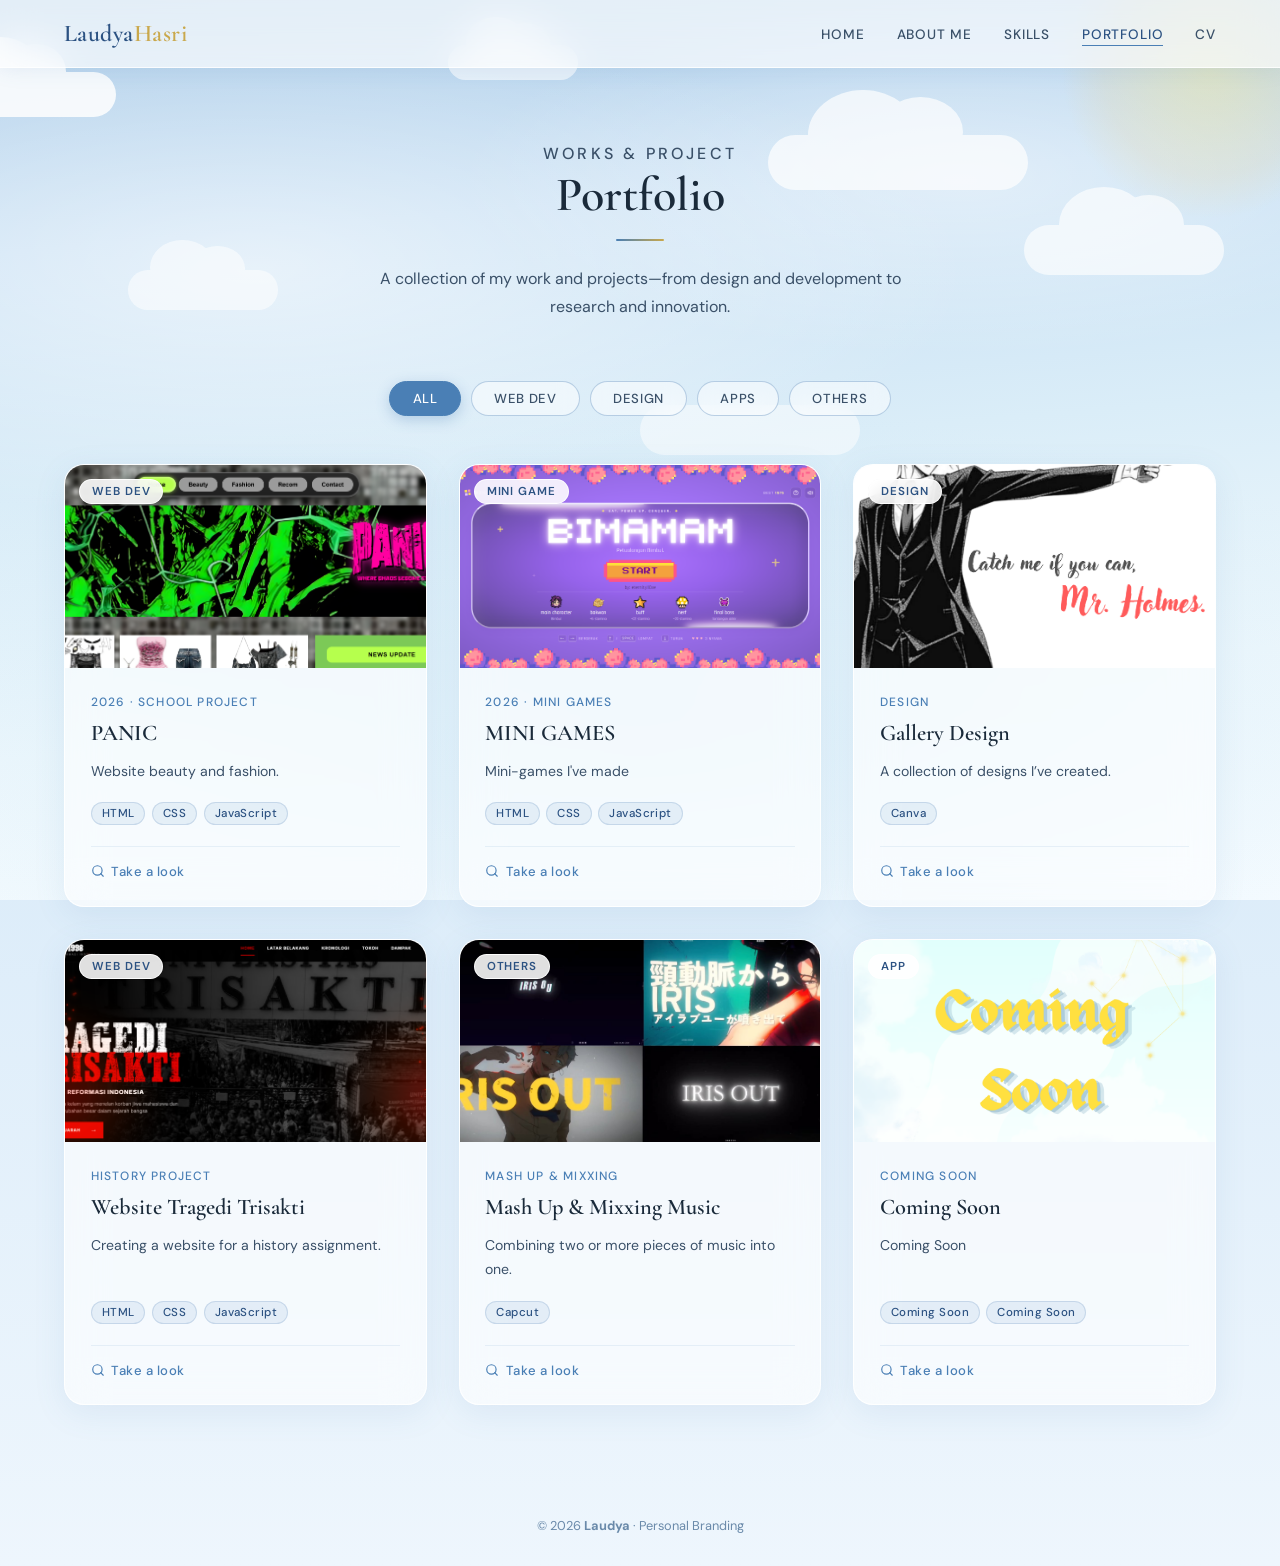
<file: porto.html>
<!DOCTYPE html>
<html lang="id">
<head>
  <meta charset="UTF-8" />
  <meta name="viewport" content="width=device-width, initial-scale=1.0" />
  <title>Portfolio – Laudya Hasri</title>
  <link rel="stylesheet" href="styleporto.css" />
  <style>
    /* ── PORTFOLIO PAGE STYLES ── */
    .portfolio-hero {
      padding: 140px 5% 60px;
      text-align: center;
    }
    .portfolio-hero .section-subtitle { justify-content: center; display: flex; }
    .portfolio-hero .section-title { margin-bottom: 1rem; }
    .portfolio-hero .divider { margin: 1rem auto 1.5rem; }
    .portfolio-hero p {
      max-width: 560px;
      margin: 0 auto;
      color: var(--text-mid);
      font-size: 1rem;
      line-height: 1.75;
    }

    /* Filter Tabs */
    .filter-bar {
      display: flex;
      justify-content: center;
      flex-wrap: wrap;
      gap: 0.6rem;
      padding: 0 5% 3rem;
    }
    .filter-btn {
      padding: 0.5rem 1.4rem;
      border-radius: 50px;
      font-size: 0.82rem;
      font-weight: 500;
      font-family: 'DM Sans', sans-serif;
      letter-spacing: 0.05em;
      text-transform: uppercase;
      cursor: pointer;
      border: 1.5px solid rgba(74,127,181,0.35);
      background: rgba(255,255,255,0.5);
      color: var(--text-mid);
      transition: all 0.25s;
      backdrop-filter: blur(10px);
    }
    .filter-btn:hover, .filter-btn.active {
      background: var(--accent);
      color: white;
      border-color: var(--accent);
      box-shadow: 0 4px 14px rgba(74,127,181,0.3);
    }

    /* Portfolio Grid */
    .portfolio-grid {
      display: grid;
      grid-template-columns: repeat(auto-fill, minmax(320px, 1fr));
      gap: 2rem;
      padding: 0 5% 5rem;
      max-width: 1280px;
      margin: 0 auto;
    }

    /* Project Card */
    .project-card {
      background: rgba(255,255,255,0.6);
      backdrop-filter: blur(20px);
      -webkit-backdrop-filter: blur(20px);
      border: 1.5px solid rgba(255,255,255,0.88);
      border-radius: 20px;
      overflow: hidden;
      box-shadow: 0 8px 32px rgba(74,127,181,0.1);
      transition: transform 0.35s ease, box-shadow 0.35s ease;
      display: flex;
      flex-direction: column;
      cursor: pointer;
    }
    .project-card:hover {
      transform: translateY(-8px);
      box-shadow: 0 20px 48px rgba(74,127,181,0.2);
    }

    /* Card Image */
    .card-img-wrap {
      position: relative;
      width: 100%;
      aspect-ratio: 16/9;
      overflow: hidden;
      background: linear-gradient(135deg, #c8dff4, #daeef8);
    }
    .card-img-wrap img {
      width: 100%;
      height: 100%;
      object-fit: cover;
      display: block;
      transition: transform 0.45s ease;
    }
    .project-card:hover .card-img-wrap img { transform: scale(1.06); }
    .img-placeholder {
      width: 100%;
      height: 100%;
      display: flex;
      align-items: center;
      justify-content: center;
      font-size: 2.5rem;
      opacity: 0.4;
    }
    .card-badge {
      position: absolute;
      top: 14px; left: 14px;
      background: rgba(255,255,255,0.88);
      backdrop-filter: blur(8px);
      color: var(--accent-deep);
      font-size: 0.72rem;
      font-weight: 600;
      letter-spacing: 0.08em;
      text-transform: uppercase;
      padding: 4px 12px;
      border-radius: 50px;
      border: 1px solid rgba(255,255,255,0.9);
    }

    /* Click-to-open hint overlay */
    .card-overlay-hint {
      position: absolute;
      inset: 0;
      background: rgba(44, 82, 130, 0);
      display: flex;
      align-items: center;
      justify-content: center;
      transition: background 0.3s;
    }
    .project-card:hover .card-overlay-hint { background: rgba(44,82,130,0.18); }
    .hint-icon {
      background: rgba(255,255,255,0.92);
      border-radius: 50%;
      width: 44px; height: 44px;
      display: flex; align-items: center; justify-content: center;
      opacity: 0;
      transform: scale(0.8);
      transition: all 0.3s;
      box-shadow: 0 4px 16px rgba(0,0,0,0.15);
    }
    .project-card:hover .hint-icon { opacity: 1; transform: scale(1); }
    .hint-icon svg { width: 20px; height: 20px; stroke: var(--accent-deep); fill: none; stroke-width: 2; stroke-linecap: round; stroke-linejoin: round; }

    /* Gallery count badge */
    .gallery-count {
      position: absolute;
      bottom: 12px; right: 12px;
      background: rgba(0,0,0,0.45);
      color: white;
      font-size: 0.72rem;
      font-weight: 500;
      padding: 3px 10px;
      border-radius: 50px;
      display: flex; align-items: center; gap: 4px;
      backdrop-filter: blur(6px);
    }
    .gallery-count svg { width: 12px; height: 12px; stroke: white; fill: none; stroke-width: 2; }

    /* Card Body */
    .card-body {
      padding: 1.6rem;
      flex: 1;
      display: flex;
      flex-direction: column;
    }
    .card-meta {
      font-size: 0.75rem;
      color: var(--accent);
      font-weight: 500;
      letter-spacing: 0.1em;
      text-transform: uppercase;
      margin-bottom: 0.5rem;
    }
    .card-title {
      font-family: 'Cormorant Garamond', serif;
      font-size: 1.4rem;
      font-weight: 600;
      color: var(--text-dark);
      margin-bottom: 0.75rem;
      line-height: 1.3;
    }
    .card-desc {
      font-size: 0.88rem;
      color: var(--text-mid);
      line-height: 1.72;
      flex: 1;
      margin-bottom: 1.2rem;
    }
    .card-tags {
      display: flex;
      flex-wrap: wrap;
      gap: 0.4rem;
      margin-bottom: 1.3rem;
    }
    .tag {
      font-size: 0.72rem;
      font-weight: 500;
      padding: 3px 10px;
      border-radius: 50px;
      background: rgba(74,127,181,0.1);
      color: var(--accent-deep);
      border: 1px solid rgba(74,127,181,0.2);
      letter-spacing: 0.04em;
    }
    .card-footer {
      display: flex;
      gap: 0.75rem;
      align-items: center;
      padding-top: 1rem;
      border-top: 1px solid rgba(74,127,181,0.1);
    }
    .card-link {
      display: inline-flex;
      align-items: center;
      gap: 0.4rem;
      font-size: 0.82rem;
      font-weight: 500;
      color: var(--accent);
      text-decoration: none;
      letter-spacing: 0.04em;
      transition: all 0.2s;
    }
    .card-link:hover { color: var(--accent-deep); gap: 0.6rem; }
    .card-link svg { width: 14px; height: 14px; stroke: currentColor; fill: none; stroke-width: 2; stroke-linecap: round; stroke-linejoin: round; flex-shrink: 0; }
    .project-card.hidden { display: none; }

    /* ════════════════════════════════
       MODAL LIGHTBOX
    ════════════════════════════════ */
    .modal-overlay {
      display: none;
      position: fixed;
      inset: 0;
      z-index: 999;
      background: rgba(10, 20, 40, 0.82);
      backdrop-filter: blur(12px);
      -webkit-backdrop-filter: blur(12px);
      align-items: center;
      justify-content: center;
      padding: 20px;
      animation: modalFadeIn 0.3s ease;
    }
    .modal-overlay.open { display: flex; }

    @keyframes modalFadeIn {
      from { opacity: 0; }
      to   { opacity: 1; }
    }

    .modal-box {
      background: rgba(255,255,255,0.96);
      border-radius: 24px;
      width: 100%;
      max-width: 800px;
      max-height: 92vh;
      overflow-y: auto;
      overflow-x: hidden;
      box-shadow: 0 24px 80px rgba(10,20,40,0.35);
      animation: modalSlideUp 0.35s cubic-bezier(0.34,1.2,0.64,1) both;
      position: relative;
    }
    @keyframes modalSlideUp {
      from { opacity: 0; transform: translateY(40px) scale(0.97); }
      to   { opacity: 1; transform: translateY(0) scale(1); }
    }

    /* Close button */
    .modal-close {
      position: absolute;
      top: 16px; right: 16px;
      z-index: 10;
      width: 38px; height: 38px;
      border-radius: 50%;
      background: rgba(255,255,255,0.9);
      border: 1.5px solid rgba(74,127,181,0.2);
      display: flex; align-items: center; justify-content: center;
      cursor: pointer;
      transition: all 0.2s;
      box-shadow: 0 2px 10px rgba(0,0,0,0.1);
    }
    .modal-close:hover { background: #fee2e2; border-color: #fca5a5; transform: rotate(90deg); }
    .modal-close svg { width: 18px; height: 18px; stroke: #444; fill: none; stroke-width: 2.5; stroke-linecap: round; }

    /* Gallery Slider */
    .modal-gallery {
      position: relative;
      width: 100%;
      aspect-ratio: 16/9;
      background: linear-gradient(135deg, #c8dff4, #daeef8);
      overflow: hidden;
      border-radius: 24px 24px 0 0;
    }

    .gallery-slides {
      display: flex;
      height: 100%;
      transition: transform 0.4s cubic-bezier(0.4, 0, 0.2, 1);
      will-change: transform;
    }

    .gallery-slide {
      min-width: 100%;
      height: 100%;
      position: relative;
      display: flex;
      align-items: center;
      justify-content: center;
      background: linear-gradient(135deg, #c8dff4, #daeef8);
    }
    .gallery-slide img {
      width: 100%;
      height: 100%;
      object-fit: contain;
      display: block;
      user-select: none;
      -webkit-user-drag: none;
    }
    .gallery-slide .slide-placeholder {
      font-size: 4rem;
      opacity: 0.35;
    }

    /* Arrow buttons */
    .gallery-arrow {
      position: absolute;
      top: 50%;
      transform: translateY(-50%);
      z-index: 5;
      width: 42px; height: 42px;
      border-radius: 50%;
      background: rgba(255,255,255,0.9);
      border: 1.5px solid rgba(255,255,255,0.95);
      display: flex; align-items: center; justify-content: center;
      cursor: pointer;
      transition: all 0.2s;
      box-shadow: 0 4px 16px rgba(0,0,0,0.15);
    }
    .gallery-arrow:hover { background: white; transform: translateY(-50%) scale(1.08); box-shadow: 0 6px 20px rgba(0,0,0,0.2); }
    .gallery-arrow svg { width: 18px; height: 18px; stroke: var(--accent-deep); fill: none; stroke-width: 2.5; stroke-linecap: round; stroke-linejoin: round; }
    .arrow-prev { left: 14px; }
    .arrow-next { right: 14px; }
    .gallery-arrow:disabled { opacity: 0.35; cursor: not-allowed; pointer-events: none; }

    /* Dots */
    .gallery-dots {
      position: absolute;
      bottom: 14px;
      left: 50%;
      transform: translateX(-50%);
      display: flex;
      gap: 7px;
      z-index: 5;
    }
    .dot {
      width: 7px; height: 7px;
      border-radius: 50%;
      background: rgba(255,255,255,0.55);
      border: 1.5px solid rgba(255,255,255,0.8);
      cursor: pointer;
      transition: all 0.25s;
    }
    .dot.active {
      background: white;
      width: 22px;
      border-radius: 4px;
    }

    /* Slide counter */
    .slide-counter {
      position: absolute;
      top: 14px;
      right: 56px;
      background: rgba(0,0,0,0.45);
      color: white;
      font-size: 0.75rem;
      font-weight: 500;
      padding: 4px 12px;
      border-radius: 50px;
      backdrop-filter: blur(6px);
      z-index: 5;
    }

    /* Modal Content */
    .modal-content {
      padding: 28px 32px 32px;
    }
    .modal-badge {
      display: inline-block;
      font-size: 0.70rem;
      font-weight: 600;
      letter-spacing: 0.12em;
      text-transform: uppercase;
      color: var(--accent);
      background: rgba(74,127,181,0.1);
      border: 1px solid rgba(74,127,181,0.2);
      padding: 3px 12px;
      border-radius: 50px;
      margin-bottom: 10px;
    }
    .modal-meta {
      font-size: 0.78rem;
      color: var(--text-light);
      letter-spacing: 0.08em;
      text-transform: uppercase;
      font-weight: 500;
      margin-bottom: 6px;
    }
    .modal-title {
      font-family: 'Cormorant Garamond', serif;
      font-size: clamp(1.5rem, 4vw, 2rem);
      font-weight: 600;
      color: var(--text-dark);
      line-height: 1.2;
      margin-bottom: 14px;
    }
    .modal-desc {
      font-size: 0.90rem;
      color: var(--text-mid);
      line-height: 1.8;
      margin-bottom: 20px;
    }
    .modal-tags {
      display: flex;
      flex-wrap: wrap;
      gap: 0.4rem;
      margin-bottom: 22px;
    }
    .modal-footer {
      display: flex;
      gap: 1rem;
      flex-wrap: wrap;
      padding-top: 20px;
      border-top: 1px solid rgba(74,127,181,0.1);
    }

    /* Swipe support indicator */
    .swipe-hint {
      text-align: center;
      font-size: 0.75rem;
      color: var(--text-light);
      padding: 6px 0 0;
      opacity: 0.7;
    }

    /* ── RESPONSIVE ── */
    @media (max-width: 900px) {
      .portfolio-grid { grid-template-columns: repeat(auto-fill, minmax(280px, 1fr)); gap: 1.5rem; }
    }
    @media (max-width: 600px) {
      .portfolio-hero { padding: 110px 5% 40px; }
      .portfolio-grid { grid-template-columns: 1fr; gap: 1.25rem; padding: 0 4% 4rem; }
      .filter-bar { gap: 0.5rem; padding: 0 4% 2.5rem; }
      .filter-btn { font-size: 0.78rem; padding: 0.45rem 1.1rem; }
      .modal-box { border-radius: 20px; max-height: 95vh; }
      .modal-content { padding: 22px 20px 28px; }
      .gallery-arrow { width: 36px; height: 36px; }
    }
  </style>
</head>
<body>

  <!-- SKY BACKGROUND -->
  <div class="sky-bg">
    <div class="sun-glow"></div>
    <div class="cloud-layer">
      <div class="cloud c1"></div><div class="cloud c2"></div>
      <div class="cloud c3"></div><div class="cloud c4"></div>
      <div class="cloud c5"></div><div class="cloud c6"></div>
      <div class="cloud c7"></div><div class="cloud c8"></div>
    </div>
  </div>

  <!-- NAVBAR -->
  <nav>
    <a href="index.html" class="nav-logo">Laudya<span>Hasri</span></a>
    <ul class="nav-links">
      <li><a href="index.html">Home</a></li>
      <li><a href="about.html">About Me</a></li>
      <li><a href="skills.html">Skills</a></li>
      <li><a href="portfolio.html" class="active">Portfolio</a></li>
      <li><a href="cv.html">CV</a></li>
    </ul>
    <button class="hamburger" onclick="toggleMenu()" aria-label="Menu">
      <span></span><span></span><span></span>
    </button>
  </nav>
  <div class="mobile-nav" id="mobileNav">
    <a href="index.html">Home</a>
    <a href="about.html">About Me</a>
    <a href="skills.html">Skills</a>
    <a href="portfolio.html">Portflio</a>
    <a href="cv.html">CV</a>
  </div>

  <!-- PAGE CONTENT -->
  <div class="page-wrapper">

    <!-- HERO -->
    <section class="portfolio-hero">
      <p class="section-subtitle">Works &amp; Project</p>
      <h1 class="section-title">Portfolio</h1>
      <div class="divider"></div>
      <p>A collection of my work and projects—from design and development to research and innovation.</p>
    </section>

    <!-- FILTER BAR -->
    <div class="filter-bar">
      <button class="filter-btn active" onclick="filterCards('all', this)">ALL</button>
      <button class="filter-btn" onclick="filterCards('web', this)">Web Dev</button>
      <button class="filter-btn" onclick="filterCards('design', this)">Design</button>
      <button class="filter-btn" onclick="filterCards('app', this)">Apps</button>
      <button class="filter-btn" onclick="filterCards('other', this)">Others</button>
    </div>

    <!-- PORTFOLIO GRID -->
    <!--
      DATA-IMAGES: pisahkan beberapa path gambar dengan tanda | (pipe)
      Contoh: data-images="IMG/foto1.jpg|IMG/foto2.jpg|IMG/foto3.jpg"
      Jika hanya 1 gambar, cukup tulis 1 path saja.
    -->
    <div class="portfolio-grid" id="portfolioGrid">

      <!-- CARD 1 -->
      <article class="project-card" data-category="web"
        data-title="PANIC"
        data-meta="2026 · School Project"
        data-badge="Web Dev"
        data-desc="A beauty and fashion website created as a school project. HTML, CSS, and JavaScript were used to create an attractive and responsive design."
        data-tags="HTML|CSS|JavaScript"
        data-link="https://sanshavyendra.github.io/PanicBeautyFashion/"
        data-link-label="Take a look"
        data-images="IMG/Screenshot 2026-05-09 161646.png"
        data-placeholder="🌐"
        onclick="openModal(this)">
        <div class="card-img-wrap">
          <img src="IMG/Screenshot 2026-05-09 161646.png" alt="PANIC"
               onerror="this.style.display='none'; this.parentElement.querySelector('.img-placeholder').style.display='flex';" />
          <div class="img-placeholder" style="display:none">🌐</div>
          <span class="card-badge">Web Dev</span>
          <div class="card-overlay-hint"><div class="hint-icon"><svg viewBox="0 0 24 24"><path d="M15 3h6v6M9 21H3v-6M21 3l-7 7M3 21l7-7"/></svg></div></div>
        </div>
        <div class="card-body">
          <p class="card-meta">2026 · School Project</p>
          <h2 class="card-title">PANIC</h2>
          <p class="card-desc">Website beauty and fashion.</p>
          <div class="card-tags"><span class="tag">HTML</span><span class="tag">CSS</span><span class="tag">JavaScript</span></div>
          <div class="card-footer">
            <span class="card-link">
              <svg viewBox="0 0 24 24"><circle cx="11" cy="11" r="8"/><line x1="21" y1="21" x2="16.65" y2="16.65"/></svg>
              Take a look
            </span>
          </div>
        </div>
      </article>

      <!-- CARD 2 -->
      <article class="project-card" data-category="other"
        data-title="Mini Games"
        data-meta="2026 · Mini Games"
        data-badge="Others"
        data-desc="Mini-games I've made"
        data-tags="HTML|CSS|JS"
        data-link=""
        data-link-label="Take a look"
        data-images="IMG/bimbuy.png|IMG/yuyogame.jfif"
        data-placeholder="🎨"
        onclick="openModal(this)">
        <div class="card-img-wrap">
          <img src="IMG/bimbuy.png" | src="IMG/yuyogame.jfif"  alt="Yeurika Debut Stream"
               onerror="this.style.display='none'; this.parentElement.querySelector('.img-placeholder').style.display='flex';" />
          
          <div class="img-placeholder" style="display:none">🎨</div>
          <span class="card-badge">MINI GAME</span>
          <div class="card-overlay-hint"><div class="hint-icon"><svg viewBox="0 0 24 24"><path d="M15 3h6v6M9 21H3v-6M21 3l-7 7M3 21l7-7"/></svg></div></div>
          <card class="dataset images">
         `<svg viewBox="0 0 24 24" stroke-width="2" stroke-linecap="round" stroke-linejoin="round"><rect x="3" y="3" width="18" height="18" rx="2"/><circle cx="8.5" cy="8.5" r="1.5"/><polyline points="21 15 16 10 5 21"/></svg>
         
    </card>
        </div>
        <div class="card-body">
          <p class="card-meta">2026 · Mini Games</p>
          <h2 class="card-title">MINI GAMES</h2>
          <p class="card-desc">Mini-games I've made</p>
          <div class="card-tags"><span class="tag">HTML</span><span class="tag">CSS</span><span class="tag">JavaScript</span></div>
          <div class="card-footer">
            <span class="card-link">
              <svg viewBox="0 0 24 24"><circle cx="11" cy="11" r="8"/><line x1="21" y1="21" x2="16.65" y2="16.65"/></svg>
              Take a look
            </span>
          </div>
        </div>
      </article>

      <!-- CARD 3 -->
      <article class="project-card" data-category="design"
        data-title="Gallery Design"
        data-meta="Design"
        data-badge="Desain"
        data-desc="A collection of designs I’ve created."
        data-tags="Canva"
        data-link="https://canva.link/designlaut"
        data-link-label="Take a look"
        data-images="IMG/liam.png|IMG/dimsea.png|IMG/shanlang.png|IMG/4.png|IMG/5.png"
        data-placeholder="📱"
        onclick="openModal(this)">
        <div class="card-img-wrap">
          <img src="IMG/liam.png" | src="IMG/dimsea.png" | src="IMG/shanlang.png" | src="IMG/4.png" | src="IMG/5.png" alt="Takeda Debut Stream"
               onerror="this.style.display='none'; this.parentElement.querySelector('.img-placeholder').style.display='flex';" />
          <div class="img-placeholder" style="display:none">📱</div>
          <span class="card-badge">Design</span>
          <div class="card-overlay-hint"><div class="hint-icon"><svg viewBox="0 0 24 24"><path d="M15 3h6v6M9 21H3v-6M21 3l-7 7M3 21l7-7"/></svg></div></div>
        </div>
        <div class="card-body">
          <p class="card-meta">Design</p>
          <h2 class="card-title">Gallery Design</h2>
          <p class="card-desc">A collection of designs I’ve created.</p>
          <div class="card-tags"><span class="tag">Canva</span></div>
          <div class="card-footer">
            <span class="card-link">
              <svg viewBox="0 0 24 24"><circle cx="11" cy="11" r="8"/><line x1="21" y1="21" x2="16.65" y2="16.65"/></svg>
              Take a look
            </span>
          </div>
        </div>
      </article>

      <!-- CARD 4 -->
      <article class="project-card" data-category="web"
        data-title="Website Tragedi Trisakti"
        data-meta="History Project"
        data-badge="Web Dev"
        data-desc="Creating a website for a history assignment."
        data-tags="HTML|CSS|JavaScript"
        data-link="https://sanshavyendra.github.io/TragediTrisakti-kelompok11/"
        data-link-label="Take a look"
        data-images="IMG/web 2.png"
        data-placeholder="💻"
        onclick="openModal(this)">
        <div class="card-img-wrap">
          <img src="IMG/web 2.png">
          <div class="img-placeholder">💻</div>
          <span class="card-badge">Web Dev</span>
          <div class="card-overlay-hint"><div class="hint-icon"><svg viewBox="0 0 24 24"><path d="M15 3h6v6M9 21H3v-6M21 3l-7 7M3 21l7-7"/></svg></div></div>
        </div>
        <div class="card-body">
          <p class="card-meta">History Project</p>
          <h2 class="card-title">Website Tragedi Trisakti</h2>
          <p class="card-desc">Creating a website for a history assignment.</p>
          <div class="card-tags"><span class="tag">HTML</span><span class="tag">CSS</span><span class="tag">JavaScript</span></div>
          <div class="card-footer">
            <span class="card-link">
              <svg viewBox="0 0 24 24"><circle cx="11" cy="11" r="8"/><line x1="21" y1="21" x2="16.65" y2="16.65"/></svg>
              Take a look
            </span>
          </div>
        </div>
      </article>

      <!-- CARD 5 -->
      <article class="project-card" data-category="other"
        data-title="Mash Up & Mixxing Music"
        data-meta="Mash Up & Mixxing"
        data-badge="Others"
        data-desc="Combining two or more pieces of music into one."
        data-tags="Presentation|research"
        data-link="https://drive.google.com/file/d/1sRkeU9BNIkne5j2818LNaBR5Jj9B_P1y/view?usp=drivesdk"
        data-link-label="Take a look"
        data-images="IMG/mashup.jpeg"
        data-thumb="IMG/mashup.jpeg"
        data-placeholder="🏆"
        onclick="openModal(this)">
        <div class="card-img-wrap">
          <img src="IMG/mashup.jpeg" alt="Mixxing Audio">
          <div class="img-placeholder">🏆</div>
          <span class="card-badge">Others</span>
          <div class="card-overlay-hint"><div class="hint-icon"><svg viewBox="0 0 24 24"><path d="M15 3h6v6M9 21H3v-6M21 3l-7 7M3 21l7-7"/></svg></div></div>
        </div>
        <div class="card-body">
          <p class="card-meta">Mash Up & Mixxing</p>
          <h2 class="card-title">Mash Up & Mixxing Music</h2>
          <p class="card-desc">Combining two or more pieces of music into one.</p>
          <div class="card-tags"><span class="tag">Capcut</span></div>
          <div class="card-footer">
            <span class="card-link">
              <svg viewBox="0 0 24 24"><circle cx="11" cy="11" r="8"/><line x1="21" y1="21" x2="16.65" y2="16.65"/></svg>
              Take a look
            </span>
          </div>
        </div>
      </article>

      <!-- CARD 6 -->
      <article class="project-card" data-category="app"
        data-title="Coming Soon"
        data-meta="Coming Soon"
        data-badge="App"
        data-desc="Coming Soon"
        data-tags="soon"
        data-link="#"
        data-link-label="Take a look"
        data-images="IMG/coming.png"
        data-placeholder="✏️"
        onclick="openModal(this)">
        <div class="card-img-wrap">
          <img src="IMG/coming.png">
          <div class="img-placeholder">✏️</div>
          <span class="card-badge">App</span>
          <div class="card-overlay-hint"><div class="hint-icon"><svg viewBox="0 0 24 24"><path d="M15 3h6v6M9 21H3v-6M21 3l-7 7M3 21l7-7"/></svg></div></div>
        </div>
        <div class="card-body">
          <p class="card-meta">Coming Soon</p>
          <h2 class="card-title">Coming Soon</h2>
          <p class="card-desc">Coming Soon</p>
          <div class="card-tags"><span class="tag">Coming Soon</span><span class="tag">Coming Soon</span></div>
          <div class="card-footer">
            <span class="card-link">
              <svg viewBox="0 0 24 24"><circle cx="11" cy="11" r="8"/><line x1="21" y1="21" x2="16.65" y2="16.65"/></svg>
              Take a look
            </span>
          </div>
        </div>
      </article>

    </div>
    <!-- END GRID -->

  </div><!-- END PAGE WRAPPER -->

  <footer>
    <p>&copy; 2026 <strong>Laudya</strong> · Personal Branding</p>
  </footer>

  <!-- ════════════════════════════
       MODAL LIGHTBOX
  ════════════════════════════ -->
  <div class="modal-overlay" id="modalOverlay" onclick="handleOverlayClick(event)">
    <div class="modal-box" id="modalBox">

      <!-- Close -->
      <button class="modal-close" onclick="closeModal()" aria-label="Tutup">
        <svg viewBox="0 0 24 24"><line x1="18" y1="6" x2="6" y2="18"/><line x1="6" y1="6" x2="18" y2="18"/></svg>
      </button>

      <!-- Gallery -->
      <div class="modal-gallery" id="modalGallery">
        <div class="gallery-slides" id="gallerySlides"></div>
        <button class="gallery-arrow arrow-prev" id="arrowPrev" onclick="slideGallery(-1)" aria-label="Sebelumnya">
          <svg viewBox="0 0 24 24"><polyline points="15 18 9 12 15 6"/></svg>
        </button>
        <button class="gallery-arrow arrow-next" id="arrowNext" onclick="slideGallery(1)" aria-label="Berikutnya">
          <svg viewBox="0 0 24 24"><polyline points="9 18 15 12 9 6"/></svg>
        </button>
        <div class="gallery-dots" id="galleryDots"></div>
        <div class="slide-counter" id="slideCounter">1 / 1</div>
      </div>

      <!-- Content -->
      <div class="modal-content">
        <div id="modalBadge" class="modal-badge"></div>
        <p class="modal-meta" id="modalMeta"></p>
        <h2 class="modal-title" id="modalTitle"></h2>
        <p class="modal-desc" id="modalDesc"></p>
        <div class="modal-tags" id="modalTags"></div>
        <div class="modal-footer" id="modalFooter"></div>
        <p class="swipe-hint" id="swipeHint">← Swipe or click the arrow to view another image →</p>
      </div>
    </div>
  </div>

  <script src="script.js">
  </script>
</body>
</html>
</file>
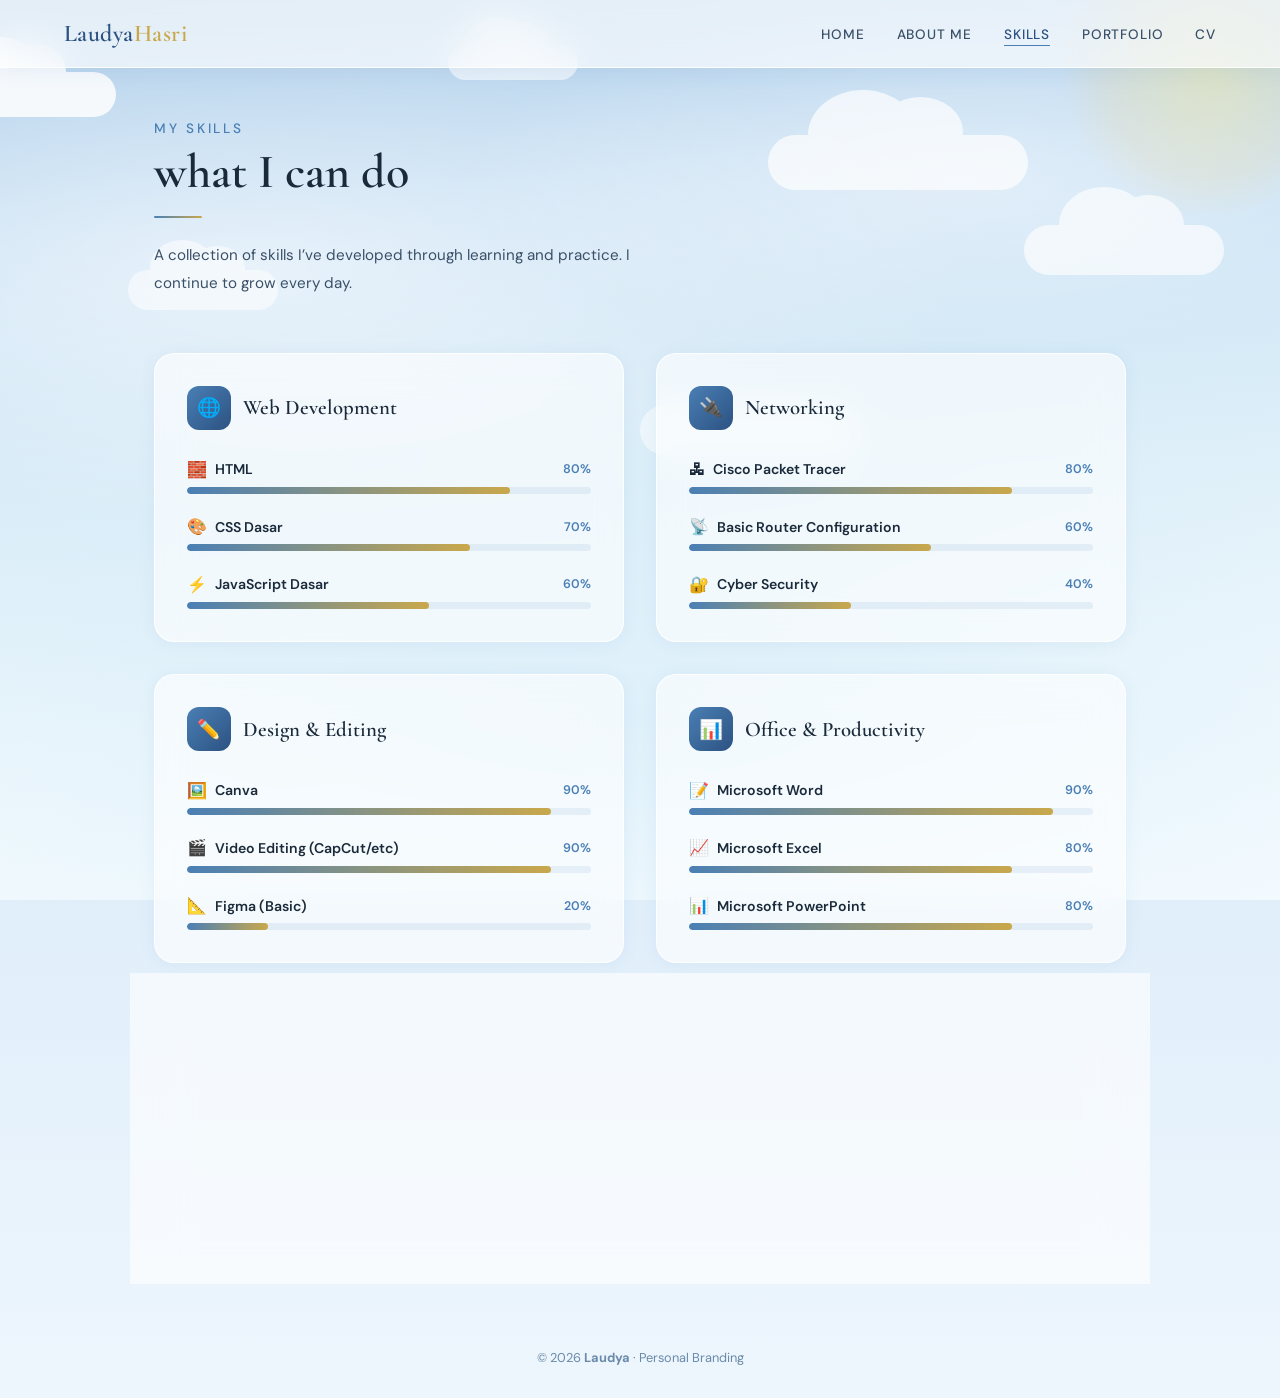
<file: skills.html>
<!DOCTYPE html>
<html lang="id">
<head>
  <meta charset="UTF-8" />
  <meta name="viewport" content="width=device-width, initial-scale=1.0" />
  <title>Skills — Personal Branding</title>
  <link rel="stylesheet" href="style.css" />
  <style>
    .skills-page {
      padding: 120px 5% 60px;
      max-width: 1100px;
      margin: 0 auto;
    }

    .skills-header { margin-bottom: 3.5rem; animation: fadeUp 0.7s ease both; }

    /* ===== SKILLS GRID ===== */
    .skills-layout {
      display: grid;
      grid-template-columns: 1fr 1fr;
      gap: 2rem;
    }

    /* Category Card */
    .category-card {
      padding: 2rem;
      background: rgba(255,255,255,0.6);
      backdrop-filter: blur(18px);
      border: 1.5px solid var(--glass-border);
      border-radius: 20px;
      box-shadow: var(--shadow-soft);
      animation: fadeUp 0.7s ease both;
    }
    .category-card:nth-child(2) { animation-delay: 0.1s; }
    .category-card:nth-child(3) { animation-delay: 0.15s; }
    .category-card:nth-child(4) { animation-delay: 0.2s; }

    .category-card.wide {
      grid-column: 1 / -1;
    }

    .cat-icon-wrap {
      display: flex;
      align-items: center;
      gap: 0.75rem;
      margin-bottom: 1.8rem;
    }

    .cat-icon {
      width: 44px; height: 44px;
      border-radius: 12px;
      background: linear-gradient(135deg, var(--accent), var(--accent-deep));
      display: flex; align-items: center; justify-content: center;
      font-size: 1.2rem;
    }

    .cat-title {
      font-family: 'Cormorant Garamond', serif;
      font-size: 1.3rem;
      font-weight: 600;
      color: var(--text-dark);
    }

    /* Skill Bar */
    .skill-bar-item { margin-bottom: 1.4rem; }
    .skill-bar-item:last-child { margin-bottom: 0; }

    .skill-bar-top {
      display: flex;
      justify-content: space-between;
      align-items: center;
      margin-bottom: 0.45rem;
    }

    .skill-name {
      font-size: 0.88rem;
      font-weight: 600;
      color: var(--text-dark);
      display: flex;
      align-items: center;
      gap: 0.5rem;
    }
    .skill-name .s-icon { font-size: 1rem; }

    .skill-pct {
      font-size: 0.78rem;
      font-weight: 600;
      color: var(--accent);
    }

    .bar-track {
      height: 7px;
      background: rgba(74,127,181,0.1);
      border-radius: 50px;
      overflow: hidden;
    }

    .bar-fill {
      height: 100%;
      border-radius: 50px;
      background: linear-gradient(90deg, var(--accent), var(--accent-gold));
      width: 0%;
      transition: width 1.2s cubic-bezier(0.25, 1, 0.5, 1);
    }

    /* Tools/Apps grid */
    .tools-grid {
      display: grid;
      grid-template-columns: repeat(auto-fill, minmax(120px, 1fr));
      gap: 1rem;
    }

    .tool-item {
      display: flex;
      flex-direction: column;
      align-items: center;
      gap: 0.5rem;
      padding: 1rem 0.5rem;
      background: white;
      border-radius: 14px;
      border: 1px solid rgba(74,127,181,0.12);
      box-shadow: var(--shadow-soft);
      transition: transform 0.25s, box-shadow 0.25s;
      text-align: center;
    }
    .tool-item:hover { transform: translateY(-4px); box-shadow: var(--shadow); }

    .tool-icon { font-size: 1.8rem; }
    .tool-name { font-size: 0.75rem; font-weight: 600; color: var(--text-mid); }
    .tool-level {
      font-size: 0.65rem;
      padding: 0.2rem 0.6rem;
      border-radius: 50px;
      background: rgba(74,127,181,0.1);
      color: var(--accent);
      font-weight: 600;
    }

    /* Cert / Extra badges */
    .cert-list { display: flex; flex-wrap: wrap; gap: 0.8rem; }
    .cert-badge {
      display: flex;
      align-items: center;
      gap: 0.5rem;
      padding: 0.6rem 1.1rem;
      background: white;
      border-radius: 12px;
      border: 1px solid rgba(74,127,181,0.15);
      font-size: 0.82rem;
      color: var(--text-dark);
      font-weight: 500;
      box-shadow: var(--shadow-soft);
    }
    .cert-badge .cert-icon { font-size: 1.1rem; }

    @keyframes fadeUp {
      from { opacity: 0; transform: translateY(24px); }
      to   { opacity: 1; transform: translateY(0); }
    }

    @media (max-width: 700px) {
      .skills-layout { grid-template-columns: 1fr; }
      .category-card.wide { grid-column: auto; }
      .tools-grid { grid-template-columns: repeat(3, 1fr); }
    }
  </style>
</head>
<body>
  <div class="sky-bg">
    <div class="sun-glow"></div>
    <div class="cloud-layer">
      <div class="cloud c1"></div><div class="cloud c2"></div>
      <div class="cloud c3"></div><div class="cloud c4"></div>
      <div class="cloud c5"></div><div class="cloud c6"></div>
    </div>
  </div>

  <nav>
    <a href="index.html" class="nav-logo">Laudya<span>Hasri</span></a>
    <ul class="nav-links">
      <li><a href="index.html">HOME</a></li>
      <li><a href="about.html">About Me</a></li>
      <li><a href="skills.html" class="active">Skills</a></li>
      <li><a href="porto.html">Portfolio</a></li>
      <li><a href="cv.html">CV</a></li>
    </ul>
    <button class="hamburger" onclick="toggleMenu()"><span></span><span></span><span></span></button>
  </nav>
  <div class="mobile-nav" id="mobileNav">
    <a href="index.html">HOME</a><a href="about.html">About Me</a>
    <a href="skills.html">Skills</a><a href="porto.html">Portofolio</a><a href="cv.html">CV</a>
  </div>

  <div class="page-wrapper">
    <div class="skills-page">

      <div class="skills-header">
        <p class="section-subtitle">My Skills</p>
        <h1 class="section-title">what I can do</h1>
        <div class="divider"></div>
        <p style="color:var(--text-mid); font-size:0.95rem; max-width:520px; line-height:1.8;">
          A collection of skills I’ve developed through learning and practice. I continue to grow every day.
        </p>
      </div>

      <div class="skills-layout">

        <!-- Web Development -->
        <div class="category-card">
          <div class="cat-icon-wrap">
            <div class="cat-icon">🌐</div>
            <span class="cat-title">Web Development</span>
          </div>
          <div class="skill-bar-item">
            <div class="skill-bar-top">
              <span class="skill-name"><span class="s-icon">🧱</span> HTML</span>
              <span class="skill-pct">80%</span>
            </div>
            <div class="bar-track"><div class="bar-fill" data-pct="80"></div></div>
          </div>
          <div class="skill-bar-item">
            <div class="skill-bar-top">
              <span class="skill-name"><span class="s-icon">🎨</span> CSS Dasar</span>
              <span class="skill-pct">70%</span>
            </div>
            <div class="bar-track"><div class="bar-fill" data-pct="70"></div></div>
          </div>
          <div class="skill-bar-item">
            <div class="skill-bar-top">
              <span class="skill-name"><span class="s-icon">⚡</span> JavaScript Dasar</span>
              <span class="skill-pct">60%</span>
            </div>
            <div class="bar-track"><div class="bar-fill" data-pct="60"></div></div>
          </div>
        </div>

        <!-- Networking -->
        <div class="category-card">
          <div class="cat-icon-wrap">
            <div class="cat-icon">🔌</div>
            <span class="cat-title">Networking</span>
          </div>
          <div class="skill-bar-item">
            <div class="skill-bar-top">
              <span class="skill-name"><span class="s-icon">🖧</span> Cisco Packet Tracer</span>
              <span class="skill-pct">80%</span>
            </div>
            <div class="bar-track"><div class="bar-fill" data-pct="80"></div></div>
          </div>
          <div class="skill-bar-item">
            <div class="skill-bar-top">
              <span class="skill-name"><span class="s-icon">📡</span> Basic Router Configuration</span>
              <span class="skill-pct">60%</span>
            </div>
            <div class="bar-track"><div class="bar-fill" data-pct="60"></div></div>
          </div>
          <div class="skill-bar-item">
            <div class="skill-bar-top">
              <span class="skill-name"><span class="s-icon">🔐</span> Cyber Security</span>
              <span class="skill-pct">40%</span>
            </div>
            <div class="bar-track"><div class="bar-fill" data-pct="40"></div></div>
          </div>
        </div>

        <!-- Design & Editing -->
        <div class="category-card">
          <div class="cat-icon-wrap">
            <div class="cat-icon">✏️</div>
            <span class="cat-title">Design &amp; Editing</span>
          </div>
          <div class="skill-bar-item">
            <div class="skill-bar-top">
              <span class="skill-name"><span class="s-icon">🖼️</span> Canva</span>
              <span class="skill-pct">90%</span>
            </div>
            <div class="bar-track"><div class="bar-fill" data-pct="90"></div></div>
          </div>
          <div class="skill-bar-item">
            <div class="skill-bar-top">
              <span class="skill-name"><span class="s-icon">🎬</span> Video Editing (CapCut/etc)</span>
              <span class="skill-pct">90%</span>
            </div>
            <div class="bar-track"><div class="bar-fill" data-pct="90"></div></div>
          </div>
          <div class="skill-bar-item">
            <div class="skill-bar-top">
              <span class="skill-name"><span class="s-icon">📐</span> Figma (Basic)</span>
              <span class="skill-pct">20%</span>
            </div>
            <div class="bar-track"><div class="bar-fill" data-pct="20"></div></div>
          </div>
        </div>

        <!-- Office & Productivity -->
        <div class="category-card">
          <div class="cat-icon-wrap">
            <div class="cat-icon">📊</div>
            <span class="cat-title">Office &amp; Productivity</span>
          </div>
          <div class="skill-bar-item">
            <div class="skill-bar-top">
              <span class="skill-name"><span class="s-icon">📝</span> Microsoft Word</span>
              <span class="skill-pct">90%</span>
            </div>
            <div class="bar-track"><div class="bar-fill" data-pct="90"></div></div>
          </div>
          <div class="skill-bar-item">
            <div class="skill-bar-top">
              <span class="skill-name"><span class="s-icon">📈</span> Microsoft Excel</span>
              <span class="skill-pct">80%</span>
            </div>
            <div class="bar-track"><div class="bar-fill" data-pct="80"></div></div>
          </div>
          <div class="skill-bar-item">
            <div class="skill-bar-top">
              <span class="skill-name"><span class="s-icon">📊</span> Microsoft PowerPoint</span>
              <span class="skill-pct">80%</span>
            </div>
            <div class="bar-track"><div class="bar-fill" data-pct="80"></div></div>
          </div>
        </div>

        <!-- Tools yang Digunakan -->
        <div class="category-card wide">
          <div class="cat-icon-wrap">
            <div class="cat-icon">🛠️</div>
            <span class="cat-title">Tools Used</span>
          </div>
          <div class="tools-grid">
            <div class="tool-item">
              <span class="tool-icon">💻</span>
              <span class="tool-name">VS Code</span>
              <span class="tool-level">Advanced</span>
            </div>
            <div class="tool-item">
              <span class="tool-icon">🎨</span>
              <span class="tool-name">Canva</span>
              <span class="tool-level">Advanced</span>
            </div>
            <div class="tool-item">
              <span class="tool-icon">🖧</span>
              <span class="tool-name">Cisco PT</span>
              <span class="tool-level">Intermediate</span>
            </div>
            <div class="tool-item">
              <span class="tool-icon">📱</span>
              <span class="tool-name">CapCut</span>
              <span class="tool-level">Advanced</span>
            </div>
            <div class="tool-item">
              <span class="tool-icon">🐙</span>
              <span class="tool-name">GitHub</span>
              <span class="tool-level">Basic</span>
            </div>
            <div class="tool-item">
              <span class="tool-icon">🌐</span>
              <span class="tool-name">Browser DevTools</span>
              <span class="tool-level">Basic</span>
            </div>
          </div>
        </div>

      </div>
    </div>
    <footer><p>© 2026 <strong>Laudya</strong> · Personal Branding</p></footer>
  </div>

  <script>
    function toggleMenu() {
      document.getElementById('mobileNav').classList.toggle('open');
    }

    // Animate skill bars on scroll
    const observer = new IntersectionObserver((entries) => {
      entries.forEach(entry => {
        if (entry.isIntersecting) {
          entry.target.querySelectorAll('.bar-fill').forEach(bar => {
            bar.style.width = bar.dataset.pct + '%';
          });
        }
      });
    }, { threshold: 0.3 });

    document.querySelectorAll('.category-card').forEach(card => observer.observe(card));

    // Also trigger immediately for visible elements
    setTimeout(() => {
      document.querySelectorAll('.bar-fill').forEach(bar => {
        bar.style.width = bar.dataset.pct + '%';
      });
    }, 400);
  </script>
</body>
</html>
</file>
<file: style.css>
@import url('https://fonts.googleapis.com/css2?family=Cormorant+Garamond:ital,wght@0,300;0,400;0,600;1,300;1,400&family=DM+Sans:wght@300;400;500;600&display=swap');

:root {
  --sky-top: #b8d4f0;
  --sky-mid: #d6e9f8;
  --sky-light: #eef6fd;
  --cloud-white: rgba(255,255,255,0.92);
  --cloud-soft: rgba(255,255,255,0.6);
  --accent: #4a7fb5;
  --accent-deep: #2c5282;
  --accent-gold: #c9a84c;
  --text-dark: #1a2a3a;
  --text-mid: #3a5068;
  --text-light: #6a8aaa;
  --glass: rgba(255,255,255,0.55);
  --glass-border: rgba(255,255,255,0.85);
  --shadow: 0 8px 32px rgba(74,127,181,0.13);
  --shadow-soft: 0 2px 16px rgba(74,127,181,0.08);
}

*, *::before, *::after { box-sizing: border-box; margin: 0; padding: 0; }

html { scroll-behavior: smooth; }

body {
  font-family: 'DM Sans', sans-serif;
  color: var(--text-dark);
  min-height: 100vh;
  overflow-x: hidden;
  background: linear-gradient(180deg, var(--sky-top) 0%, var(--sky-mid) 40%, var(--sky-light) 100%);
  position: relative;
}

/* ========= SKY BACKGROUND ========= */
.sky-bg {
  position: fixed;
  inset: 0;
  z-index: 0;
  background: linear-gradient(175deg, #aecde8 0%, #c8e0f4 25%, #daedf8 50%, #edf7fc 75%, #f5fbff 100%);
  overflow: hidden;
}

.sky-bg::before {
  content: '';
  position: absolute;
  inset: 0;
  background:
    radial-gradient(ellipse 80% 40% at 20% 30%, rgba(255,255,255,0.55) 0%, transparent 70%),
    radial-gradient(ellipse 60% 30% at 75% 20%, rgba(255,255,255,0.45) 0%, transparent 65%),
    radial-gradient(ellipse 100% 50% at 50% 80%, rgba(200,230,248,0.4) 0%, transparent 70%);
}

/* Floating cloud layers */
.cloud-layer {
  position: absolute;
  width: 100%;
  pointer-events: none;
}

.cloud {
  position: absolute;
  background: white;
  border-radius: 50px;
  opacity: 0.85;
  filter: blur(0.5px);
}

.cloud::before, .cloud::after {
  content: '';
  position: absolute;
  background: inherit;
  border-radius: 50%;
}

/* Cloud set 1 */
.c1 { width: 180px; height: 45px; top: 8vh; left: -5%; animation: drift1 28s linear infinite; }
.c1::before { width: 80px; height: 70px; top: -35px; left: 25px; }
.c1::after  { width: 60px; height: 55px; top: -28px; left: 70px; }

.c2 { width: 260px; height: 55px; top: 15vh; left: 60%; animation: drift2 38s linear infinite; opacity: 0.7; }
.c2::before { width: 110px; height: 90px; top: -45px; left: 40px; }
.c2::after  { width: 85px;  height: 70px; top: -38px; left: 110px; }

.c3 { width: 130px; height: 35px; top: 5vh; left: 35%; animation: drift1 22s linear infinite 5s; opacity: 0.6; }
.c3::before { width: 60px;  height: 50px; top: -28px; left: 18px; }
.c3::after  { width: 50px;  height: 42px; top: -22px; left: 52px; }

.c4 { width: 200px; height: 50px; top: 25vh; left: 80%; animation: drift2 32s linear infinite 8s; opacity: 0.65; }
.c4::before { width: 90px;  height: 75px; top: -38px; left: 35px; }
.c4::after  { width: 70px;  height: 60px; top: -30px; left: 90px; }

.c5 { width: 150px; height: 40px; top: 30vh; left: 10%; animation: drift1 25s linear infinite 12s; opacity: 0.55; }
.c5::before { width: 65px;  height: 55px; top: -30px; left: 22px; }
.c5::after  { width: 55px;  height: 45px; top: -24px; left: 62px; }

.c6 { width: 220px; height: 50px; top: 45vh; left: 50%; animation: drift2 42s linear infinite 3s; opacity: 0.5; }
.c7 { width: 100px; height: 30px; top: 55vh; left: 5%;  animation: drift1 19s linear infinite 7s;  opacity: 0.45; }
.c8 { width: 170px; height: 42px; top: 65vh; left: 70%; animation: drift2 30s linear infinite 15s; opacity: 0.4; }

@keyframes drift1 {
  from { transform: translateX(-320px); }
  to   { transform: translateX(110vw); }
}
@keyframes drift2 {
  from { transform: translateX(110vw); }
  to   { transform: translateX(-320px); }
}

/* Sun glow top right */
.sun-glow {
  position: absolute;
  width: 300px; height: 300px;
  top: -80px; right: -80px;
  background: radial-gradient(circle, rgba(255,230,120,0.35) 0%, rgba(255,200,80,0.12) 50%, transparent 70%);
  border-radius: 50%;
  pointer-events: none;
}

/* ========= MAIN CONTENT WRAPPER ========= */
.page-wrapper {
  position: relative;
  z-index: 2;
  min-height: 100vh;
}

/* ========= NAVBAR ========= */
nav {
  position: fixed;
  top: 0; left: 0; right: 0;
  z-index: 100;
  display: flex;
  align-items: center;
  justify-content: space-between;
  padding: 0 5%;
  height: 68px;
  background: rgba(255,255,255,0.65);
  backdrop-filter: blur(18px);
  -webkit-backdrop-filter: blur(18px);
  border-bottom: 1px solid rgba(255,255,255,0.8);
  box-shadow: 0 2px 20px rgba(74,127,181,0.1);
}

.nav-logo {
  font-family: 'Cormorant Garamond', serif;
  font-size: 1.5rem;
  font-weight: 600;
  color: var(--accent-deep);
  letter-spacing: 0.02em;
  text-decoration: none;
}

.nav-logo span { color: var(--accent-gold); }

.nav-links {
  display: flex;
  gap: 2rem;
  list-style: none;
}

.nav-links a {
  font-size: 0.85rem;
  font-weight: 500;
  color: var(--text-mid);
  text-decoration: none;
  letter-spacing: 0.06em;
  text-transform: uppercase;
  transition: color 0.2s;
  position: relative;
}

.nav-links a::after {
  content: '';
  position: absolute;
  bottom: -3px; left: 0;
  width: 0; height: 1.5px;
  background: var(--accent);
  transition: width 0.25s;
}

.nav-links a:hover { color: var(--accent); }
.nav-links a:hover::after, .nav-links a.active::after { width: 100%; }
.nav-links a.active { color: var(--accent-deep); }

/* Hamburger */
.hamburger {
  display: none;
  flex-direction: column;
  gap: 5px;
  cursor: pointer;
  padding: 4px;
  background: none;
  border: none;
}
.hamburger span {
  display: block;
  width: 24px; height: 2px;
  background: var(--accent-deep);
  border-radius: 2px;
  transition: all 0.3s;
}

/* Mobile nav */
.mobile-nav {
  display: none;
  position: fixed;
  top: 68px; left: 0; right: 0;
  z-index: 99;
  background: rgba(255,255,255,0.95);
  backdrop-filter: blur(20px);
  padding: 1.5rem 5%;
  border-bottom: 1px solid rgba(255,255,255,0.8);
  flex-direction: column;
  gap: 1rem;
}
.mobile-nav.open { display: flex; }
.mobile-nav a {
  font-size: 0.95rem;
  font-weight: 500;
  color: var(--text-mid);
  text-decoration: none;
  padding: 0.5rem 0;
  border-bottom: 1px solid rgba(74,127,181,0.1);
  letter-spacing: 0.05em;
  text-transform: uppercase;
}
.mobile-nav a:hover { color: var(--accent); }

/* ========= GLASS CARD ========= */
.glass-card {
  background: var(--glass);
  backdrop-filter: blur(20px);
  -webkit-backdrop-filter: blur(20px);
  border: 1.5px solid var(--glass-border);
  border-radius: 20px;
  box-shadow: var(--shadow);
}

/* ========= SECTION TITLE ========= */
.section-title {
  font-family: 'Cormorant Garamond', serif;
  font-size: clamp(2rem, 5vw, 3rem);
  font-weight: 600;
  color: var(--text-dark);
  line-height: 1.15;
}

.section-subtitle {
  font-size: 0.85rem;
  letter-spacing: 0.2em;
  text-transform: uppercase;
  color: var(--accent);
  font-weight: 500;
  margin-bottom: 0.5rem;
}

.divider {
  width: 48px; height: 2px;
  background: linear-gradient(90deg, var(--accent), var(--accent-gold));
  border-radius: 2px;
  margin: 1rem 0 1.5rem;
}

/* ========= BUTTONS ========= */
.btn-primary {
  display: inline-flex;
  align-items: center;
  gap: 0.5rem;
  padding: 0.75rem 2rem;
  background: linear-gradient(135deg, var(--accent), var(--accent-deep));
  color: white;
  border: none;
  border-radius: 50px;
  font-family: 'DM Sans', sans-serif;
  font-size: 0.9rem;
  font-weight: 500;
  cursor: pointer;
  text-decoration: none;
  transition: all 0.3s;
  letter-spacing: 0.03em;
  box-shadow: 0 4px 15px rgba(74,127,181,0.35);
}
.btn-primary:hover {
  transform: translateY(-2px);
  box-shadow: 0 8px 25px rgba(74,127,181,0.45);
}

.btn-outline {
  display: inline-flex;
  align-items: center;
  gap: 0.5rem;
  padding: 0.72rem 1.8rem;
  background: transparent;
  color: var(--accent);
  border: 1.5px solid var(--accent);
  border-radius: 50px;
  font-family: 'DM Sans', sans-serif;
  font-size: 0.9rem;
  font-weight: 500;
  cursor: pointer;
  text-decoration: none;
  transition: all 0.3s;
  letter-spacing: 0.03em;
}
.btn-outline:hover {
  background: var(--accent);
  color: white;
  transform: translateY(-2px);
}

/* ========= FOOTER ========= */
footer {
  text-align: center;
  padding: 2rem;
  font-size: 0.8rem;
  color: var(--text-light);
  position: relative;
  z-index: 2;
}

/* ========= RESPONSIVE ========= */
@media (max-width: 768px) {
  .nav-links { display: none; }
  .hamburger { display: flex; }
}
</file>
<file: styleporto.css>
/* =============================================
   GLOBAL STYLES - Personal Branding Website
   ============================================= */

@import url('https://fonts.googleapis.com/css2?family=Cormorant+Garamond:ital,wght@0,300;0,400;0,600;1,300;1,400&family=DM+Sans:wght@300;400;500;600&display=swap');

:root {
  --sky-top: #b8d4f0;
  --sky-mid: #d6e9f8;
  --sky-light: #eef6fd;
  --cloud-white: rgba(255,255,255,0.92);
  --cloud-soft: rgba(255,255,255,0.6);
  --accent: #4a7fb5;
  --accent-deep: #2c5282;
  --accent-gold: #c9a84c;
  --text-dark: #1a2a3a;
  --text-mid: #3a5068;
  --text-light: #6a8aaa;
  --glass: rgba(255,255,255,0.55);
  --glass-border: rgba(255,255,255,0.85);
  --shadow: 0 8px 32px rgba(74,127,181,0.13);
  --shadow-soft: 0 2px 16px rgba(74,127,181,0.08);
}

*, *::before, *::after { box-sizing: border-box; margin: 0; padding: 0; }

html { scroll-behavior: smooth; }

body {
  font-family: 'DM Sans', sans-serif;
  color: var(--text-dark);
  min-height: 100vh;
  overflow-x: hidden;
  background: linear-gradient(180deg, var(--sky-top) 0%, var(--sky-mid) 40%, var(--sky-light) 100%);
  position: relative;
}

/* ========= SKY BACKGROUND ========= */
.sky-bg {
  position: fixed;
  inset: 0;
  z-index: 0;
  background: linear-gradient(175deg, #aecde8 0%, #c8e0f4 25%, #daedf8 50%, #edf7fc 75%, #f5fbff 100%);
  overflow: hidden;
}

.sky-bg::before {
  content: '';
  position: absolute;
  inset: 0;
  background:
    radial-gradient(ellipse 80% 40% at 20% 30%, rgba(255,255,255,0.55) 0%, transparent 70%),
    radial-gradient(ellipse 60% 30% at 75% 20%, rgba(255,255,255,0.45) 0%, transparent 65%),
    radial-gradient(ellipse 100% 50% at 50% 80%, rgba(200,230,248,0.4) 0%, transparent 70%);
}

.cloud-layer {
  position: absolute;
  width: 100%;
  pointer-events: none;
}

.cloud {
  position: absolute;
  background: white;
  border-radius: 50px;
  opacity: 0.85;
  filter: blur(0.5px);
}

.cloud::before, .cloud::after {
  content: '';
  position: absolute;
  background: inherit;
  border-radius: 50%;
}

.c1 { width: 180px; height: 45px; top: 8vh; left: -5%; animation: drift1 28s linear infinite; }
.c1::before { width: 80px; height: 70px; top: -35px; left: 25px; }
.c1::after  { width: 60px; height: 55px; top: -28px; left: 70px; }

.c2 { width: 260px; height: 55px; top: 15vh; left: 60%; animation: drift2 38s linear infinite; opacity: 0.7; }
.c2::before { width: 110px; height: 90px; top: -45px; left: 40px; }
.c2::after  { width: 85px;  height: 70px; top: -38px; left: 110px; }

.c3 { width: 130px; height: 35px; top: 5vh; left: 35%; animation: drift1 22s linear infinite 5s; opacity: 0.6; }
.c3::before { width: 60px;  height: 50px; top: -28px; left: 18px; }
.c3::after  { width: 50px;  height: 42px; top: -22px; left: 52px; }

.c4 { width: 200px; height: 50px; top: 25vh; left: 80%; animation: drift2 32s linear infinite 8s; opacity: 0.65; }
.c4::before { width: 90px;  height: 75px; top: -38px; left: 35px; }
.c4::after  { width: 70px;  height: 60px; top: -30px; left: 90px; }

.c5 { width: 150px; height: 40px; top: 30vh; left: 10%; animation: drift1 25s linear infinite 12s; opacity: 0.55; }
.c5::before { width: 65px;  height: 55px; top: -30px; left: 22px; }
.c5::after  { width: 55px;  height: 45px; top: -24px; left: 62px; }

.c6 { width: 220px; height: 50px; top: 45vh; left: 50%; animation: drift2 42s linear infinite 3s; opacity: 0.5; }
.c7 { width: 100px; height: 30px; top: 55vh; left: 5%;  animation: drift1 19s linear infinite 7s;  opacity: 0.45; }
.c8 { width: 170px; height: 42px; top: 65vh; left: 70%; animation: drift2 30s linear infinite 15s; opacity: 0.4; }

@keyframes drift1 {
  from { transform: translateX(-320px); }
  to   { transform: translateX(110vw); }
}
@keyframes drift2 {
  from { transform: translateX(110vw); }
  to   { transform: translateX(-320px); }
}

.sun-glow {
  position: absolute;
  width: 300px; height: 300px;
  top: -80px; right: -80px;
  background: radial-gradient(circle, rgba(255,230,120,0.35) 0%, rgba(255,200,80,0.12) 50%, transparent 70%);
  border-radius: 50%;
  pointer-events: none;
}

/* ========= MAIN CONTENT WRAPPER ========= */
.page-wrapper {
  position: relative;
  z-index: 2;
  min-height: 100vh;
}

/* ========= NAVBAR ========= */
nav {
  position: fixed;
  top: 0; left: 0; right: 0;
  z-index: 100;
  display: flex;
  align-items: center;
  justify-content: space-between;
  padding: 0 5%;
  height: 68px;
  background: rgba(255,255,255,0.65);
  backdrop-filter: blur(18px);
  -webkit-backdrop-filter: blur(18px);
  border-bottom: 1px solid rgba(255,255,255,0.8);
  box-shadow: 0 2px 20px rgba(74,127,181,0.1);
}

.nav-logo {
  font-family: 'Cormorant Garamond', serif;
  font-size: 1.5rem;
  font-weight: 600;
  color: var(--accent-deep);
  letter-spacing: 0.02em;
  text-decoration: none;
}

.nav-logo span { color: var(--accent-gold); }

.nav-links {
  display: flex;
  gap: 2rem;
  list-style: none;
}

.nav-links a {
  font-size: 0.85rem;
  font-weight: 500;
  color: var(--text-mid);
  text-decoration: none;
  letter-spacing: 0.06em;
  text-transform: uppercase;
  transition: color 0.2s;
  position: relative;
}

.nav-links a::after {
  content: '';
  position: absolute;
  bottom: -3px; left: 0;
  width: 0; height: 1.5px;
  background: var(--accent);
  transition: width 0.25s;
}

.nav-links a:hover { color: var(--accent); }
.nav-links a:hover::after, .nav-links a.active::after { width: 100%; }
.nav-links a.active { color: var(--accent-deep); }

.hamburger {
  display: none;
  flex-direction: column;
  gap: 5px;
  cursor: pointer;
  padding: 4px;
  background: none;
  border: none;
}
.hamburger span {
  display: block;
  width: 24px; height: 2px;
  background: var(--accent-deep);
  border-radius: 2px;
  transition: all 0.3s;
}

.mobile-nav {
  display: none;
  position: fixed;
  top: 68px; left: 0; right: 0;
  z-index: 99;
  background: rgba(255,255,255,0.95);
  backdrop-filter: blur(20px);
  padding: 1.5rem 5%;
  border-bottom: 1px solid rgba(255,255,255,0.8);
  flex-direction: column;
  gap: 1rem;
}
.mobile-nav.open { display: flex; }
.mobile-nav a {
  font-size: 0.95rem;
  font-weight: 500;
  color: var(--text-mid);
  text-decoration: none;
  padding: 0.5rem 0;
  border-bottom: 1px solid rgba(74,127,181,0.1);
  letter-spacing: 0.05em;
  text-transform: uppercase;
}
.mobile-nav a:hover { color: var(--accent); }

/* ========= GLASS CARD ========= */
.glass-card {
  background: var(--glass);
  backdrop-filter: blur(20px);
  -webkit-backdrop-filter: blur(20px);
  border: 1.5px solid var(--glass-border);
  border-radius: 20px;
  box-shadow: var(--shadow);
}

/* ========= SECTION TITLE ========= */
.section-title {
  font-family: 'Cormorant Garamond', serif;
  font-size: clamp(2rem, 5vw, 3rem);
  font-weight: 600;
  color: var(--text-dark);
  line-height: 1.15;
}

.section-subtitle {
  font-size: 0.85rem;
  letter-spacing: 0.2em;
  text-transform: uppercase;
  color: var(--accent);
  font-weight: 500;
  margin-bottom: 0.5rem;
}

.divider {
  width: 48px; height: 2px;
  background: linear-gradient(90deg, var(--accent), var(--accent-gold));
  border-radius: 2px;
  margin: 1rem 0 1.5rem;
}

/* ========= BUTTONS ========= */
.btn-primary {
  display: inline-flex;
  align-items: center;
  gap: 0.5rem;
  padding: 0.75rem 2rem;
  background: linear-gradient(135deg, var(--accent), var(--accent-deep));
  color: white;
  border: none;
  border-radius: 50px;
  font-family: 'DM Sans', sans-serif;
  font-size: 0.9rem;
  font-weight: 500;
  cursor: pointer;
  text-decoration: none;
  transition: all 0.3s;
  letter-spacing: 0.03em;
  box-shadow: 0 4px 15px rgba(74,127,181,0.35);
}
.btn-primary:hover {
  transform: translateY(-2px);
  box-shadow: 0 8px 25px rgba(74,127,181,0.45);
}

.btn-outline {
  display: inline-flex;
  align-items: center;
  gap: 0.5rem;
  padding: 0.72rem 1.8rem;
  background: transparent;
  color: var(--accent);
  border: 1.5px solid var(--accent);
  border-radius: 50px;
  font-family: 'DM Sans', sans-serif;
  font-size: 0.9rem;
  font-weight: 500;
  cursor: pointer;
  text-decoration: none;
  transition: all 0.3s;
  letter-spacing: 0.03em;
}
.btn-outline:hover {
  background: var(--accent);
  color: white;
  transform: translateY(-2px);
}

/* ========= FOOTER ========= */
footer {
  text-align: center;
  padding: 2rem;
  font-size: 0.8rem;
  color: var(--text-light);
  position: relative;
  z-index: 2;
}

/* ========= RESPONSIVE ========= */
@media (max-width: 768px) {
  .nav-links { display: none; }
  .hamburger { display: flex; }
}
</file>
